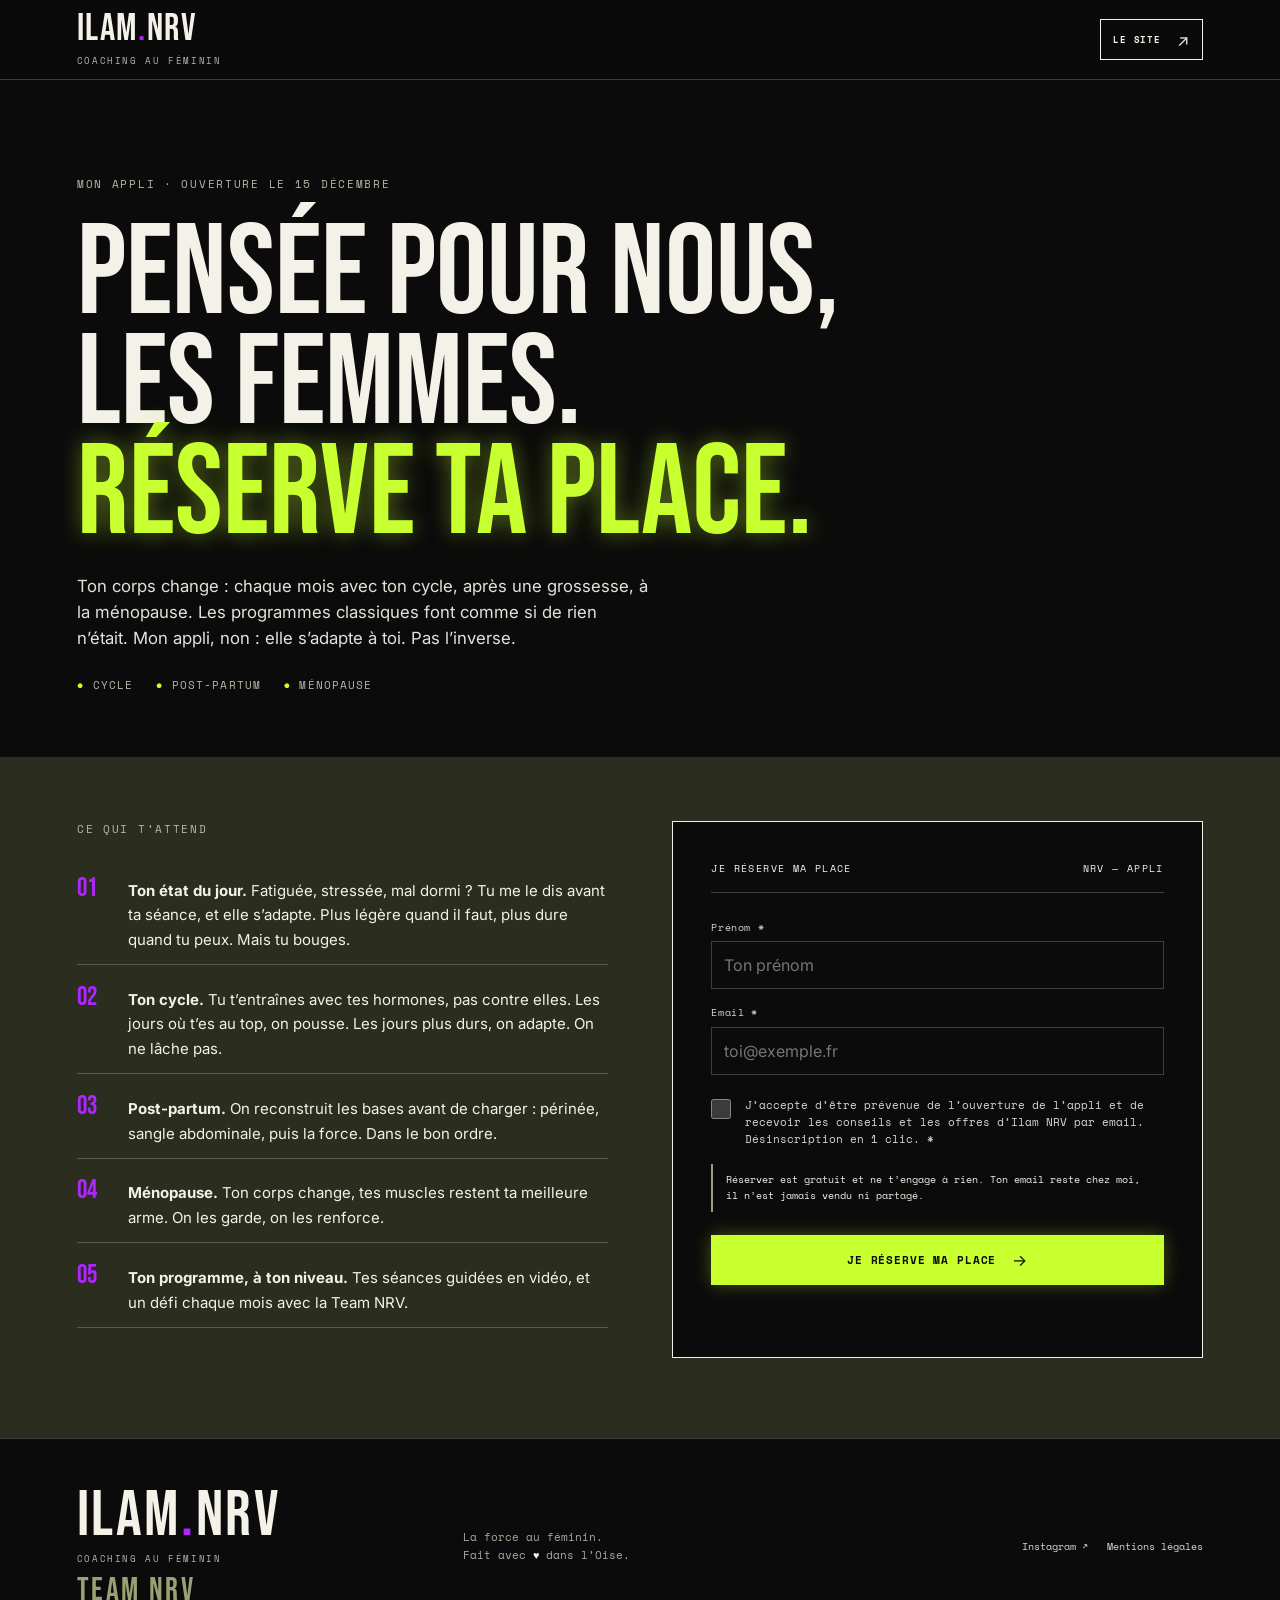
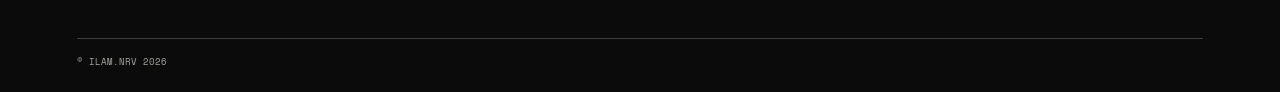
<file: appli.html>
<!doctype html>
<html lang="fr">
<head>
  <meta charset="utf-8">
  <meta name="viewport" content="width=device-width, initial-scale=1">
  <meta name="theme-color" content="#0b0b0b">
  <meta name="description" content="L’appli d’Ilam NRV, pensée pour nous, les femmes : cycle, post-partum, ménopause. Réserve ta place, ouverture le 15 décembre.">
  <title>Réserve ta place dans l’appli — ILAM.NRV</title>
  <link rel="icon" type="image/svg+xml" href="https://customer-assets-39nsmqrw.emergentagent.net/wingman/59fffc21-75c6-4daf-b62d-70c28192cab5/attachments/b3d185df51384b5f903a141d37451ae3_favicon.svg">
  <link rel="preconnect" href="https://fonts.googleapis.com">
  <link rel="preconnect" href="https://fonts.gstatic.com" crossorigin>
  <link href="https://fonts.googleapis.com/css2?family=Bebas+Neue&family=Inter:wght@400;500;600;700;800&family=Space+Mono:wght@400;700&display=swap" rel="stylesheet">
  <link rel="stylesheet" href="styles.css?v=8">
  <link rel="stylesheet" href="challenge.css?v=8">
  <link rel="stylesheet" href="leads.css?v=1">
  <script src="appli.js?v=1" defer></script>
  <script data-goatcounter="https://ilamnrv.goatcounter.com/count" async src="//gc.zgo.at/count.js"></script>
  <script src="track.js?v=1" defer></script>
</head>
<body class="challenge-page lm-page">
  <a class="skip-link" href="#main">Aller au contenu</a>
  <header class="site-header">
    <a class="brand" href="/" aria-label="ILAM.NRV, retour à l’accueil"><span>ILAM<span class="brand-dot">.</span>NRV</span><small>COACHING AU FÉMININ</small></a>
    <a class="button button-small" href="/">Le site <span aria-hidden="true">↗</span></a>
  </header>

  <main id="main">
    <section class="lm-hero section-dark" aria-labelledby="ap-title">
      <p class="eyebrow">MON APPLI · OUVERTURE LE 15 DÉCEMBRE</p>
      <h1 id="ap-title">PENSÉE POUR NOUS,<br>LES FEMMES.<br><span>RÉSERVE TA PLACE.</span></h1>
      <p class="lm-lead">Ton corps change : chaque mois avec ton cycle, après une grossesse, à la ménopause. Les programmes classiques font comme si de rien n’était. Mon appli, non : elle s’adapte à toi. Pas l’inverse.</p>
      <ul class="lm-meta"><li>Cycle</li><li>Post-partum</li><li>Ménopause</li></ul>
    </section>

    <section class="lm-body section-olive">
      <div class="lm-grid">
        <div>
          <p class="eyebrow">CE QUI T’ATTEND</p>
          <ol class="lm-preview">
            <li><span><strong>Ton état du jour.</strong> Fatiguée, stressée, mal dormi ? Tu me le dis avant ta séance, et elle s’adapte. Plus légère quand il faut, plus dure quand tu peux. Mais tu bouges.</span></li>
            <li><span><strong>Ton cycle.</strong> Tu t’entraînes avec tes hormones, pas contre elles. Les jours où t’es au top, on pousse. Les jours plus durs, on adapte. On ne lâche pas.</span></li>
            <li><span><strong>Post-partum.</strong> On reconstruit les bases avant de charger : périnée, sangle abdominale, puis la force. Dans le bon ordre.</span></li>
            <li><span><strong>Ménopause.</strong> Ton corps change, tes muscles restent ta meilleure arme. On les garde, on les renforce.</span></li>
            <li><span><strong>Ton programme, à ton niveau.</strong> Tes séances guidées en vidéo, et un défi chaque mois avec la Team NRV.</span></li>
          </ol>
        </div>

        <div>
          <form class="ch-card" id="ap-form" novalidate>
            <div class="form-heading"><span>JE RÉSERVE MA PLACE</span><span>NRV — APPLI</span></div>
            <label for="ap-name">Prénom *</label>
            <input id="ap-name" name="first_name" autocomplete="given-name" maxlength="40" required placeholder="Ton prénom">
            <label for="ap-email">Email *</label>
            <input id="ap-email" name="email" type="email" inputmode="email" autocomplete="email" maxlength="120" required placeholder="toi@exemple.fr">
            <label class="ch-consent"><input type="checkbox" id="ap-consent" required> <span>J’accepte d’être prévenue de l’ouverture de l’appli et de recevoir les conseils et les offres d’Ilam NRV par email. Désinscription en 1 clic. *</span></label>
            <p class="ch-privacy">Réserver est gratuit et ne t’engage à rien. Ton email reste chez moi, il n’est jamais vendu ni partagé.</p>
            <button class="button button-primary ch-submit" type="submit">Je réserve ma place <span aria-hidden="true">→</span></button>
            <p class="ch-status" id="ap-status" role="status" aria-live="polite"></p>
          </form>

          <div class="ch-card" id="ap-done" hidden>
            <div class="form-heading"><span>C’EST NOTÉ</span><span>NRV — APPLI</span></div>
            <p class="ch-hello" id="ap-hello">Ta place est réservée.</p>
            <p>Tu seras prévenue en premier à l’ouverture, le 15 décembre.</p>
            <p class="ch-privacy">Avec moi, t’as pas le choix. Et c’est exactement pour ça que tu vas y arriver.</p>
          </div>
        </div>
      </div>
    </section>
  </main>

  <footer class="site-footer ch-footer">
    <a class="brand footer-brand" href="/"><span>ILAM<span class="brand-dot">.</span>NRV</span><small>COACHING AU FÉMININ</small><strong>TEAM NRV</strong></a>
    <p>La force au féminin.<br>Fait avec <span role="img" aria-label="amour">♥</span> dans l’Oise.</p>
    <div class="footer-links"><a href="https://instagram.com/ilam.nrv" target="_blank" rel="noopener noreferrer">Instagram ↗</a><a href="/#mentions">Mentions légales</a></div>
    <small class="legal-copyright">© ILAM.NRV 2026</small>
  </footer>
</body>
</html>
</file>
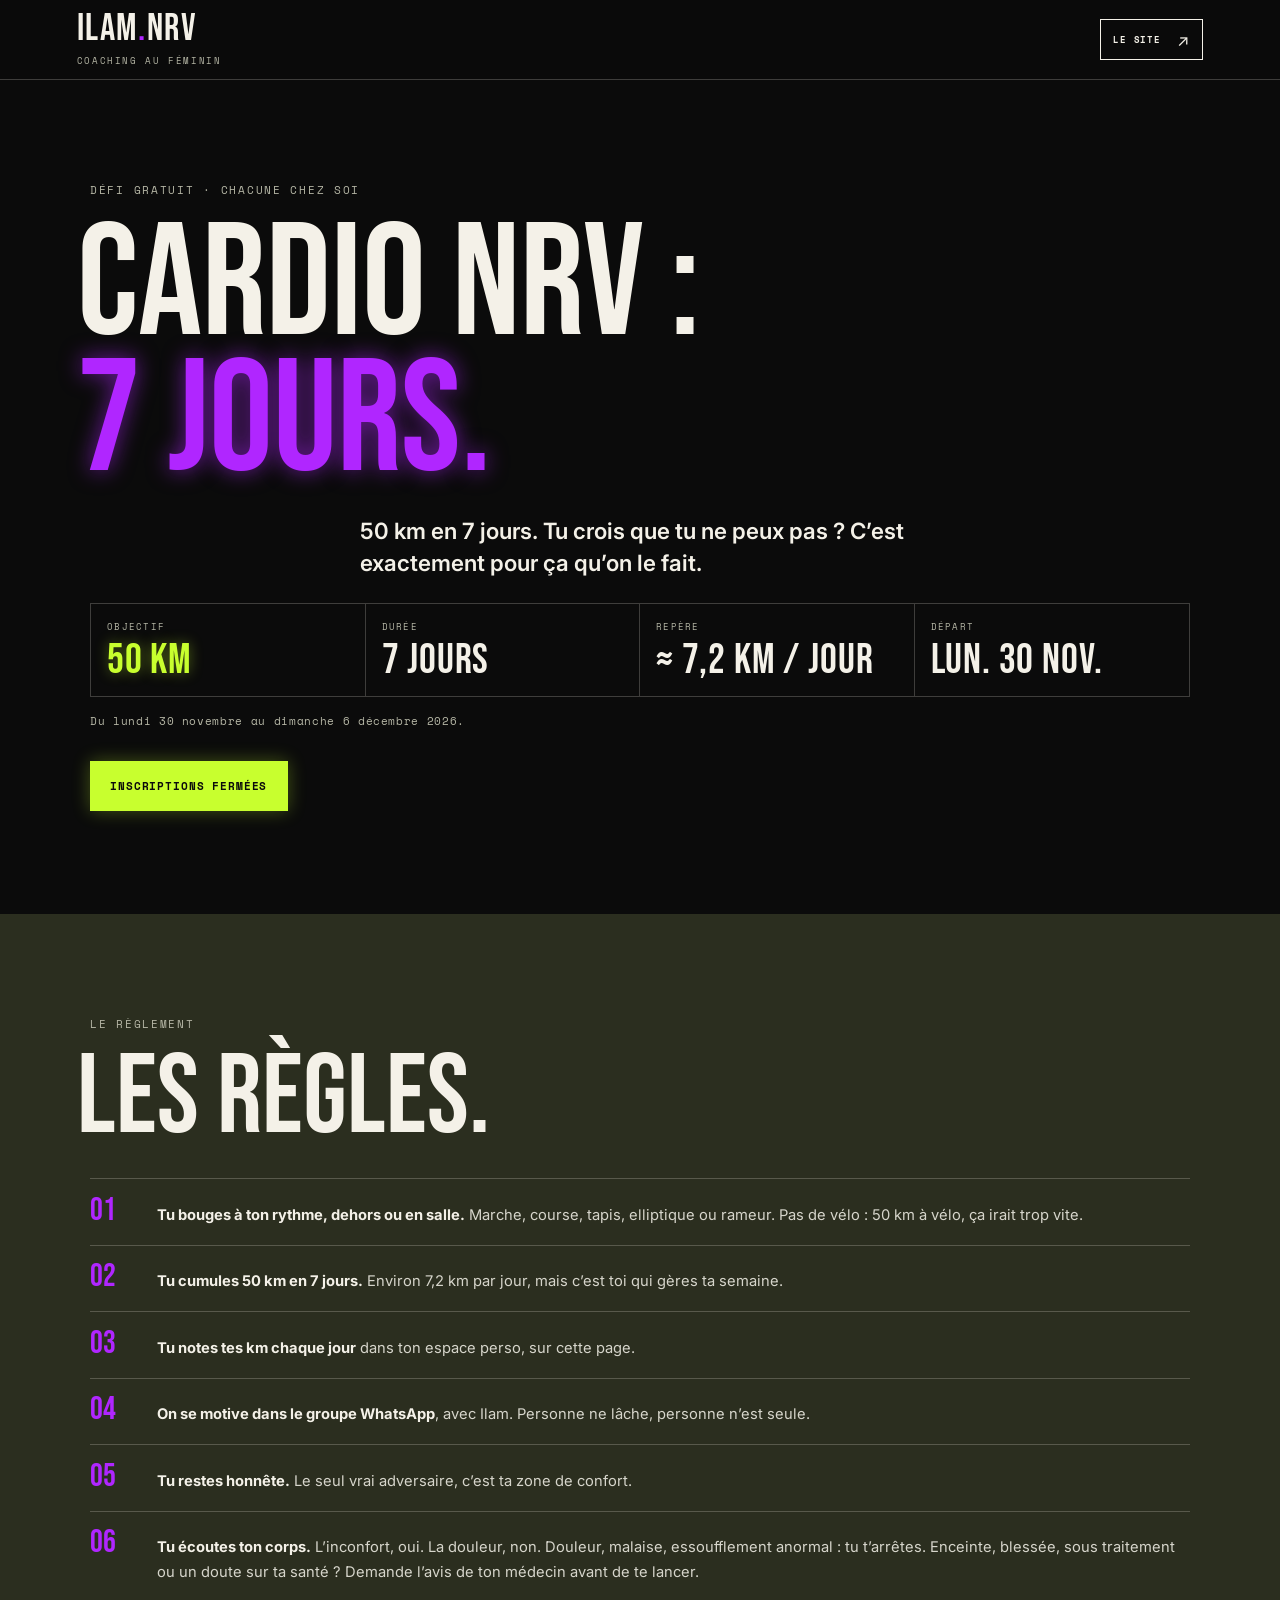
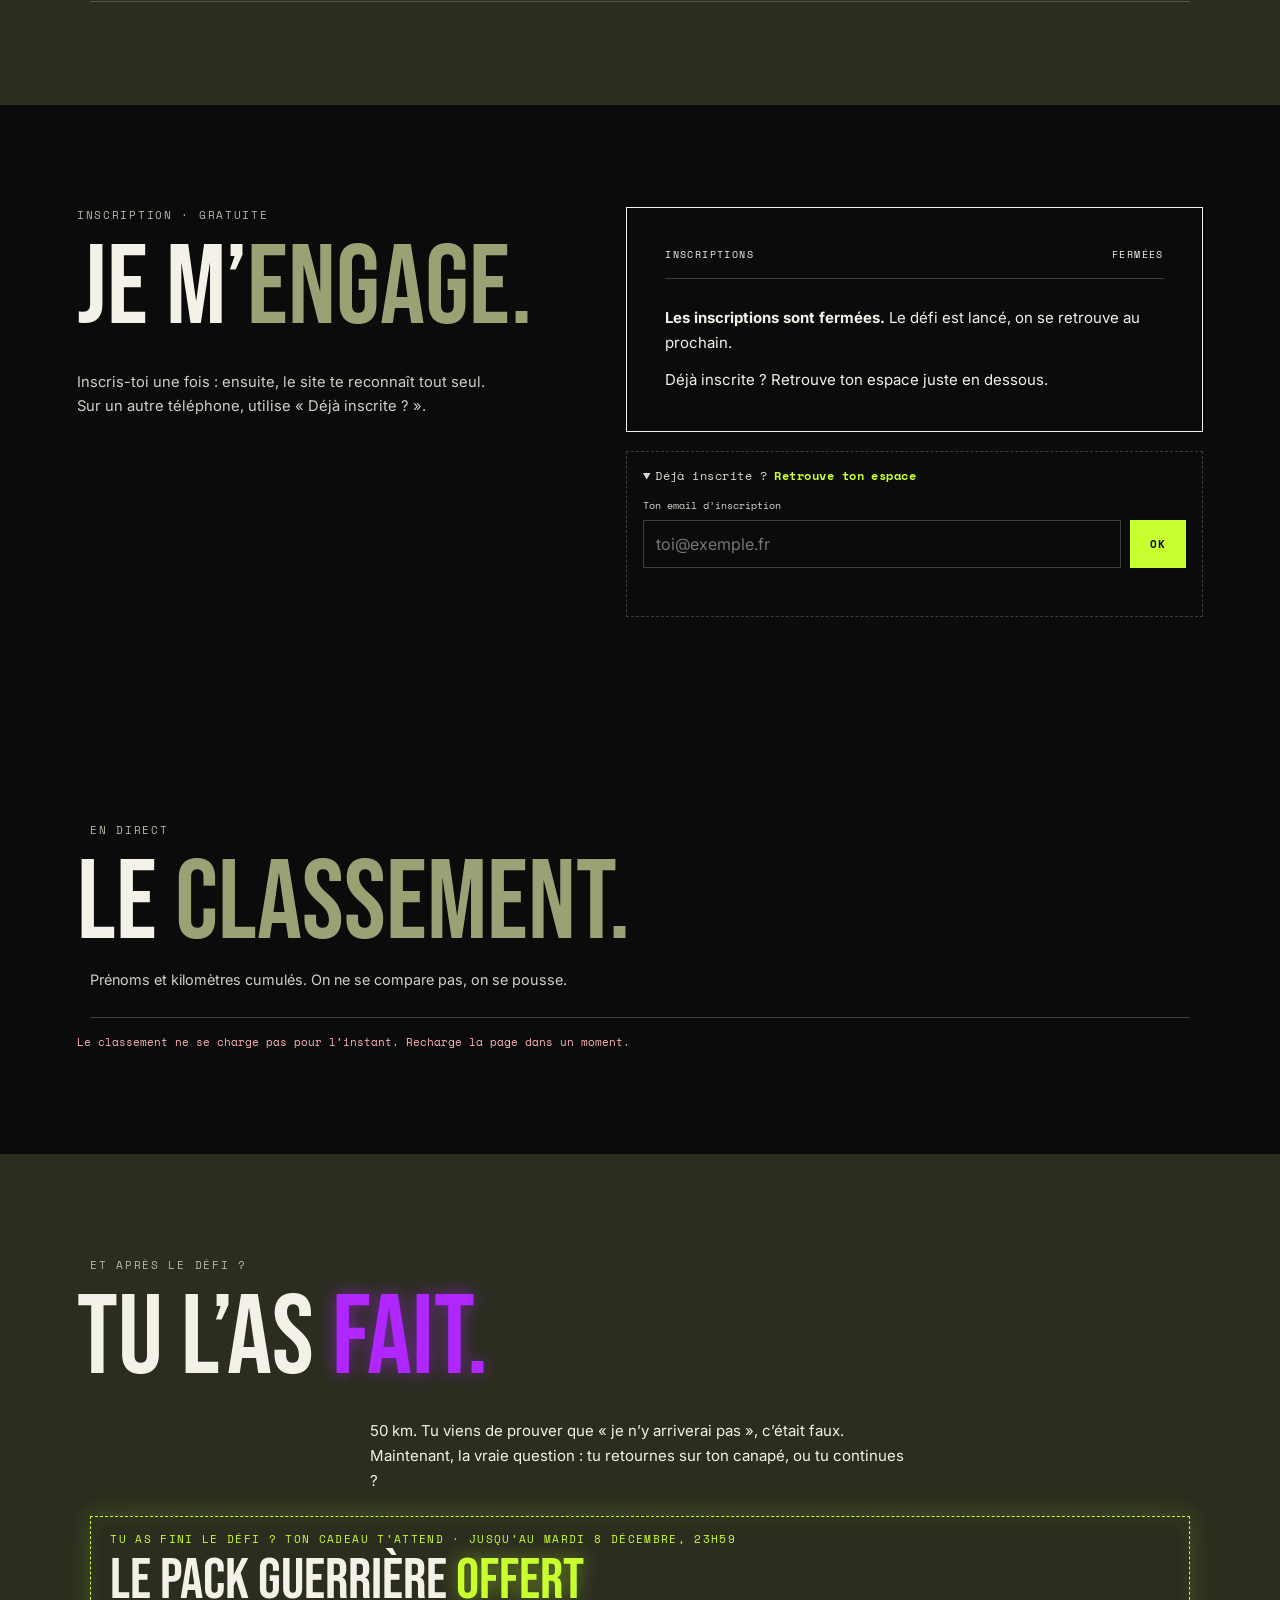
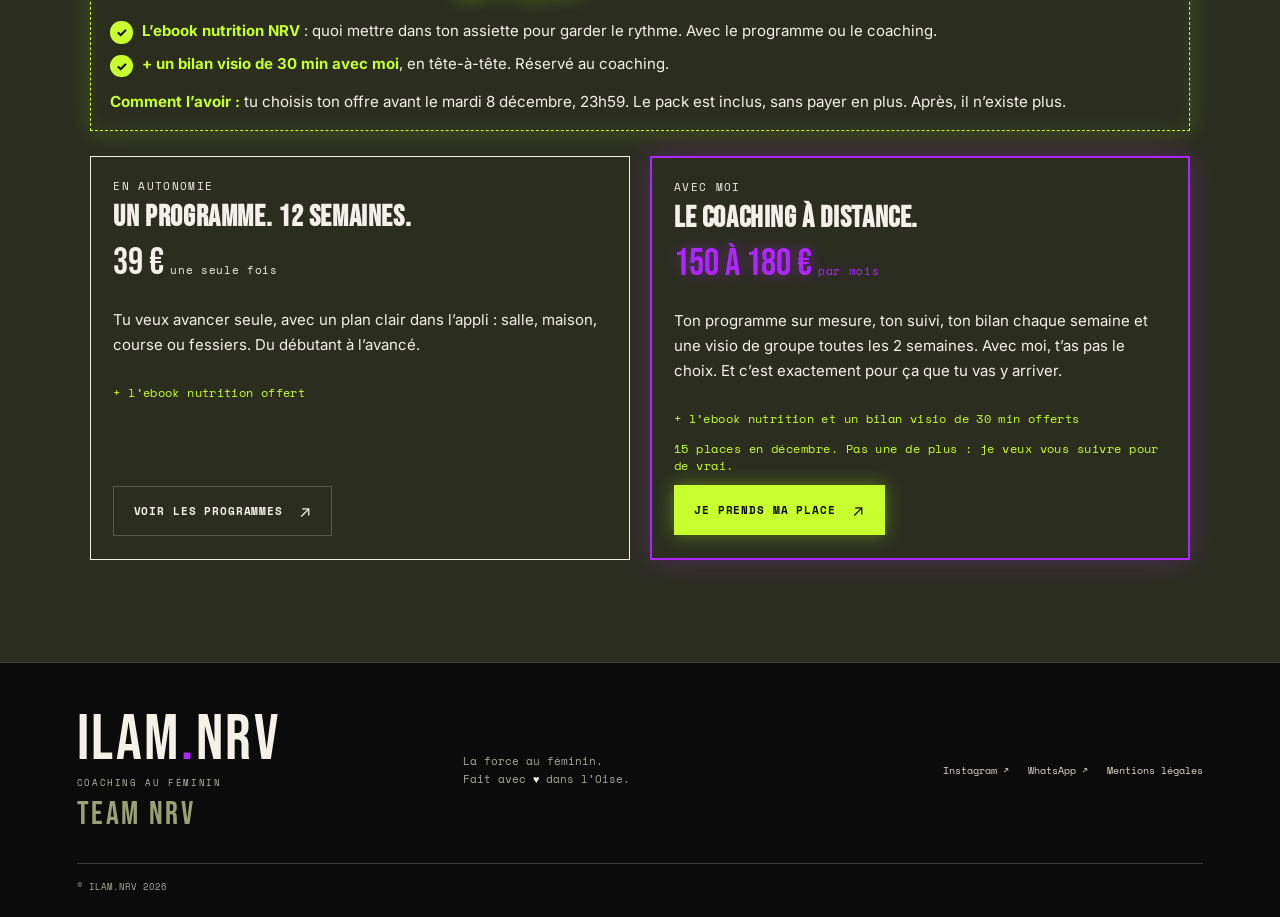
<file: challenge.html>
<!doctype html>
<html lang="fr">
<head>
  <meta charset="utf-8">
  <meta name="viewport" content="width=device-width, initial-scale=1">
  <meta name="robots" content="noindex">
  <meta name="theme-color" content="#0b0b0b">
  <meta name="description" content="CARDIO NRV : 7 JOURS. Le défi cardio gratuit d’Ilam : 50 km cumulés en 7 jours, chacune chez soi, du 30 novembre au 6 décembre 2026.">
  <title>CARDIO NRV : 7 JOURS — Défi gratuit ILAM.NRV</title>
  <link rel="icon" type="image/svg+xml" href="https://customer-assets-39nsmqrw.emergentagent.net/wingman/59fffc21-75c6-4daf-b62d-70c28192cab5/attachments/b3d185df51384b5f903a141d37451ae3_favicon.svg">
  <link rel="preconnect" href="https://fonts.googleapis.com">
  <link rel="preconnect" href="https://fonts.gstatic.com" crossorigin>
  <link href="https://fonts.googleapis.com/css2?family=Bebas+Neue&family=Inter:wght@400;500;600;700;800&family=Space+Mono:wght@400;700&display=swap" rel="stylesheet">
  <link rel="stylesheet" href="styles.css?v=8">
  <link rel="stylesheet" href="challenge.css?v=11">
  <script src="challenge.js?v=8" defer></script>
  <script src="medals.js?v=1" defer></script>
  <script data-goatcounter="https://ilamnrv.goatcounter.com/count" async src="//gc.zgo.at/count.js"></script>
  <script src="track.js?v=1" defer></script>
</head>
<body class="challenge-page">
  <a class="skip-link" href="#main">Aller au contenu</a>
  <header class="site-header">
    <a class="brand" href="/" aria-label="ILAM.NRV, retour à l’accueil"><span>ILAM<span class="brand-dot">.</span>NRV</span><small>COACHING AU FÉMININ</small></a>
    <a class="button button-small" href="/">Le site <span aria-hidden="true">↗</span></a>
  </header>

  <main id="main">
    <section class="ch-hero section-dark" aria-labelledby="ch-title">
      <p class="eyebrow">DÉFI GRATUIT · CHACUNE CHEZ SOI</p>
      <h1 id="ch-title">CARDIO NRV :<br><span>7 JOURS.</span></h1>
      <p class="ch-lead">50 km en 7 jours. Tu crois que tu ne peux pas ? C’est exactement pour ça qu’on le fait.</p>
      <dl class="ch-facts">
        <div><dt>OBJECTIF</dt><dd>50 KM</dd></div>
        <div><dt>DURÉE</dt><dd>7 JOURS</dd></div>
        <div><dt>REPÈRE</dt><dd>≈ 7,2 KM / JOUR</dd></div>
        <div><dt>DÉPART</dt><dd>LUN. 30 NOV.</dd></div>
      </dl>
      <p class="ch-dates">Du lundi 30 novembre au dimanche 6 décembre 2026.</p>
      <div class="ch-actions">
        <a class="button button-primary" href="#inscription" id="hero-cta">Je relève le défi <span aria-hidden="true">↓</span></a>
        <a class="button button-outline ch-wa-group" href="#" target="_blank" rel="noopener noreferrer" hidden>Rejoindre le groupe WhatsApp <span aria-hidden="true">↗</span></a>
      </div>
    </section>

    <section class="ch-rules section-olive" aria-labelledby="rules-title">
      <p class="eyebrow">LE RÈGLEMENT</p>
      <h2 id="rules-title" class="ch-h2">LES <span>RÈGLES.</span></h2>
      <ol class="ch-rule-list">
        <li><span class="ch-num">01</span><p><strong>Tu bouges à ton rythme, dehors ou en salle.</strong> Marche, course, tapis, elliptique ou rameur. Pas de vélo : 50 km à vélo, ça irait trop vite.</p></li>
        <li><span class="ch-num">02</span><p><strong>Tu cumules 50 km en 7 jours.</strong> Environ 7,2 km par jour, mais c’est toi qui gères ta semaine.</p></li>
        <li><span class="ch-num">03</span><p><strong>Tu notes tes km chaque jour</strong> dans ton espace perso, sur cette page.</p></li>
        <li><span class="ch-num">04</span><p><strong>On se motive dans le groupe WhatsApp</strong>, avec Ilam. Personne ne lâche, personne n’est seule.</p></li>
        <li><span class="ch-num">05</span><p><strong>Tu restes honnête.</strong> Le seul vrai adversaire, c’est ta zone de confort.</p></li>
        <li><span class="ch-num">06</span><p><strong>Tu écoutes ton corps.</strong> L’inconfort, oui. La douleur, non. Douleur, malaise, essoufflement anormal : tu t’arrêtes. Enceinte, blessée, sous traitement ou un doute sur ta santé ? Demande l’avis de ton médecin avant de te lancer.</p></li>
      </ol>
    </section>

    <section class="ch-join section-dark" id="inscription" aria-labelledby="join-title">
      <div class="ch-join-intro">
        <p class="eyebrow">INSCRIPTION · GRATUITE</p>
        <h2 id="join-title" class="ch-h2">JE M’<span>ENGAGE.</span></h2>
        <p class="ch-deadline" id="join-deadline"><strong>Inscriptions ouvertes jusqu’au lundi 30 novembre à minuit.</strong> Tu commences un peu après les autres ? Pas grave : chaque mètre compte.</p>
        <p>Inscris-toi une fois : ensuite, le site te reconnaît tout seul. Sur un autre téléphone, utilise « Déjà inscrite ? ».</p>
      </div>
      <div class="ch-join-forms">
      <form class="ch-card" id="join-form" novalidate>
        <div class="form-heading"><span>INSCRIPTION</span><span>NRV — CARDIO</span></div>
        <label for="j-name">Prénom *</label>
        <input id="j-name" name="first_name" autocomplete="given-name" maxlength="40" required placeholder="Ton prénom">
        <label for="j-email">Email *</label>
        <input id="j-email" name="email" type="email" inputmode="email" autocomplete="email" maxlength="120" required placeholder="toi@exemple.fr">
        <label for="j-wa">WhatsApp (facultatif)</label>
        <input id="j-wa" name="whatsapp" type="tel" inputmode="tel" autocomplete="tel" maxlength="20" placeholder="06 00 00 00 00">
        <label class="ch-consent"><input type="checkbox" id="j-consent" name="consent" required> <span>J’accepte que mes données servent à gérer le challenge : mails et messages du défi pendant 7 jours. *</span></label>
        <label class="ch-consent ch-consent-offers"><input type="checkbox" id="j-offers" name="consent_offers"> <span>J’accepte de recevoir par email les conseils et les offres d’Ilam NRV, y compris après le défi. Désinscription en 1 clic. (Facultatif)</span></label>
        <p class="ch-privacy">Seul ton prénom apparaît dans le classement, jamais ton nom de famille ni ton email.</p>
        <button class="button button-primary ch-submit" type="submit">Je m’inscris <span aria-hidden="true">↗</span></button>
        <p class="ch-status" id="join-status" role="status" aria-live="polite"></p>
      </form>
      <div class="ch-card ch-closed" id="join-closed" hidden>
        <div class="form-heading"><span>INSCRIPTIONS</span><span>FERMÉES</span></div>
        <p><strong>Les inscriptions sont fermées.</strong> Le défi est lancé, on se retrouve au prochain.</p>
        <p>Déjà inscrite ? Retrouve ton espace juste en dessous.</p>
      </div>

      <details class="ch-recover">
        <summary>Déjà inscrite ? <strong>Retrouve ton espace</strong></summary>
        <form id="recover-form" class="ch-recover-form" novalidate>
          <label for="r-email">Ton email d’inscription</label>
          <div class="ch-recover-row">
            <input id="r-email" type="email" inputmode="email" autocomplete="email" maxlength="120" required placeholder="toi@exemple.fr">
            <button class="button button-primary" type="submit">OK</button>
          </div>
          <p class="ch-status" id="recover-status" role="status" aria-live="polite"></p>
        </form>
      </details>
      </div>
    </section>

    <section class="ch-space section-olive" id="espace" aria-labelledby="space-title" hidden>
      <p class="eyebrow">ESPACE PERSO</p>
      <h2 id="space-title" class="ch-h2">TES <span>KM.</span></h2>
      <p class="ch-hello" id="space-hello"></p>

      <div class="ch-progress-block">
        <p class="ch-total"><span id="my-total">0</span> <small>/ 50 KM</small></p>
        <div class="ch-progress" role="progressbar" aria-label="Progression vers 50 km" aria-valuemin="0" aria-valuemax="50" aria-valuenow="0" id="my-progress"><div class="ch-progress-fill" id="my-progress-fill"></div></div>
        <p class="ch-progress-note" id="my-progress-note">Chaque kilomètre compte.</p>
      </div>

      <div class="ch-medals" aria-labelledby="medals-title">
        <p class="ch-link-title" id="medals-title">TES MÉDAILLES</p>
        <p class="ch-link-help"><strong>Poste ta victoire : tu dois la célébrer !</strong> Chaque médaille débloquée se partage en story. Mentionne @ilam.nrv, je repartage les plus belles.</p>
        <div class="ch-medal-grid" id="medal-grid"></div>
        <div class="ch-level2" id="level2" aria-live="polite"></div>
      </div>

      <p class="ch-lock" id="km-lock" hidden>La saisie des km ouvre le lundi 30 novembre. Prépare-toi.</p>
      <ol class="ch-days" id="km-days" aria-label="Tes kilomètres par jour"></ol>

      <div class="ch-link-box">
        <p class="ch-link-title">TON LIEN PERSONNEL</p>
        <p class="ch-link-help">Garde-le pour toi : il te permet de retrouver ton espace sur un autre téléphone.</p>
        <div class="ch-link-row">
          <input id="my-link" readonly aria-label="Ton lien personnel">
          <button class="button button-small" type="button" id="copy-link">Copier</button>
        </div>
        <p class="ch-status" id="copy-status" role="status" aria-live="polite"></p>
      </div>
      <div class="ch-actions">
        <a class="button button-primary ch-wa-group" href="#" target="_blank" rel="noopener noreferrer" hidden>Groupe WhatsApp <span aria-hidden="true">↗</span></a>
        <button class="text-link ch-logout" type="button" id="logout">Ce n’est pas moi, me déconnecter</button>
      </div>
    </section>

    <section class="ch-board section-dark" id="classement" aria-labelledby="board-title">
      <p class="eyebrow">EN DIRECT</p>
      <h2 id="board-title" class="ch-h2">LE <span>CLASSEMENT.</span></h2>
      <p class="ch-board-intro">Prénoms et kilomètres cumulés. On ne se compare pas, on se pousse.</p>
      <ol class="ch-board-list" id="board-list" aria-label="Classement des participantes"></ol>
      <p class="ch-status" id="board-status" role="status" aria-live="polite"></p>
    </section>

    <section class="ch-next section-olive" id="et-apres" aria-labelledby="next-title" hidden>
      <p class="eyebrow">ET APRÈS LE DÉFI ?</p>
      <h2 id="next-title" class="ch-h2">TU L’AS <span>FAIT.</span></h2>
      <p class="ch-next-lead">50 km. Tu viens de prouver que « je n’y arriverai pas », c’était faux. Maintenant, la vraie question : tu retournes sur ton canapé, ou tu continues ?</p>
      <div class="ch-pack">
        <p class="ch-offer-tag">TU AS FINI LE DÉFI ? TON CADEAU T’ATTEND · JUSQU’AU MARDI 8 DÉCEMBRE, 23H59</p>
        <h3 class="ch-pack-title">LE PACK GUERRIÈRE <span>OFFERT</span></h3>
        <ul class="ch-pack-list">
          <li><strong>L’ebook nutrition NRV</strong> : quoi mettre dans ton assiette pour garder le rythme. Avec le programme ou le coaching.</li>
          <li><strong>+ un bilan visio de 30 min avec moi</strong>, en tête-à-tête. Réservé au coaching.</li>
        </ul>
        <p class="ch-pack-how"><strong>Comment l’avoir :</strong> tu choisis ton offre avant le mardi 8 décembre, 23h59. Le pack est inclus, sans payer en plus. Après, il n’existe plus.</p>
      </div>
      <div class="ch-offers">
        <article class="ch-offer">
          <p class="ch-offer-tag">EN AUTONOMIE</p>
          <h3>UN PROGRAMME. 12 SEMAINES.</h3>
          <p class="ch-offer-price">39 € <small>une seule fois</small></p>
          <p>Tu veux avancer seule, avec un plan clair dans l’appli : salle, maison, course ou fessiers. Du débutant à l’avancé.</p>
          <p class="ch-offer-bonus">+ l’ebook nutrition offert</p>
          <a class="button button-outline" href="https://find.ekklo.com/coachs/ilam-nrv" target="_blank" rel="noopener noreferrer">Voir les programmes <span aria-hidden="true">↗</span></a>
        </article>
        <article class="ch-offer is-main">
          <p class="ch-offer-tag">AVEC MOI</p>
          <h3>LE COACHING À DISTANCE.</h3>
          <p class="ch-offer-price">150 à 180 € <small>par mois</small></p>
          <p>Ton programme sur mesure, ton suivi, ton bilan chaque semaine et une visio de groupe toutes les 2 semaines. Avec moi, t’as pas le choix. Et c’est exactement pour ça que tu vas y arriver.</p>
          <p class="ch-offer-bonus">+ l’ebook nutrition et un bilan visio de 30 min offerts</p>
          <p class="ch-places">15 places en décembre. Pas une de plus : je veux vous suivre pour de vrai.</p>
          <a class="button button-primary" href="/#contact">Je prends ma place <span aria-hidden="true">↗</span></a>
        </article>
      </div>
    </section>
  </main>

  <footer class="site-footer ch-footer">
    <a class="brand footer-brand" href="/"><span>ILAM<span class="brand-dot">.</span>NRV</span><small>COACHING AU FÉMININ</small><strong>TEAM NRV</strong></a>
    <p>La force au féminin.<br>Fait avec <span role="img" aria-label="amour">♥</span> dans l’Oise.</p>
    <div class="footer-links"><a href="https://instagram.com/ilam.nrv" target="_blank" rel="noopener noreferrer">Instagram ↗</a><a href="https://wa.me/33601022268" target="_blank" rel="noopener noreferrer">WhatsApp ↗</a><a href="/#mentions">Mentions légales</a></div>
    <small class="legal-copyright">© ILAM.NRV 2026</small>
  </footer>
</body>
</html>
</file>
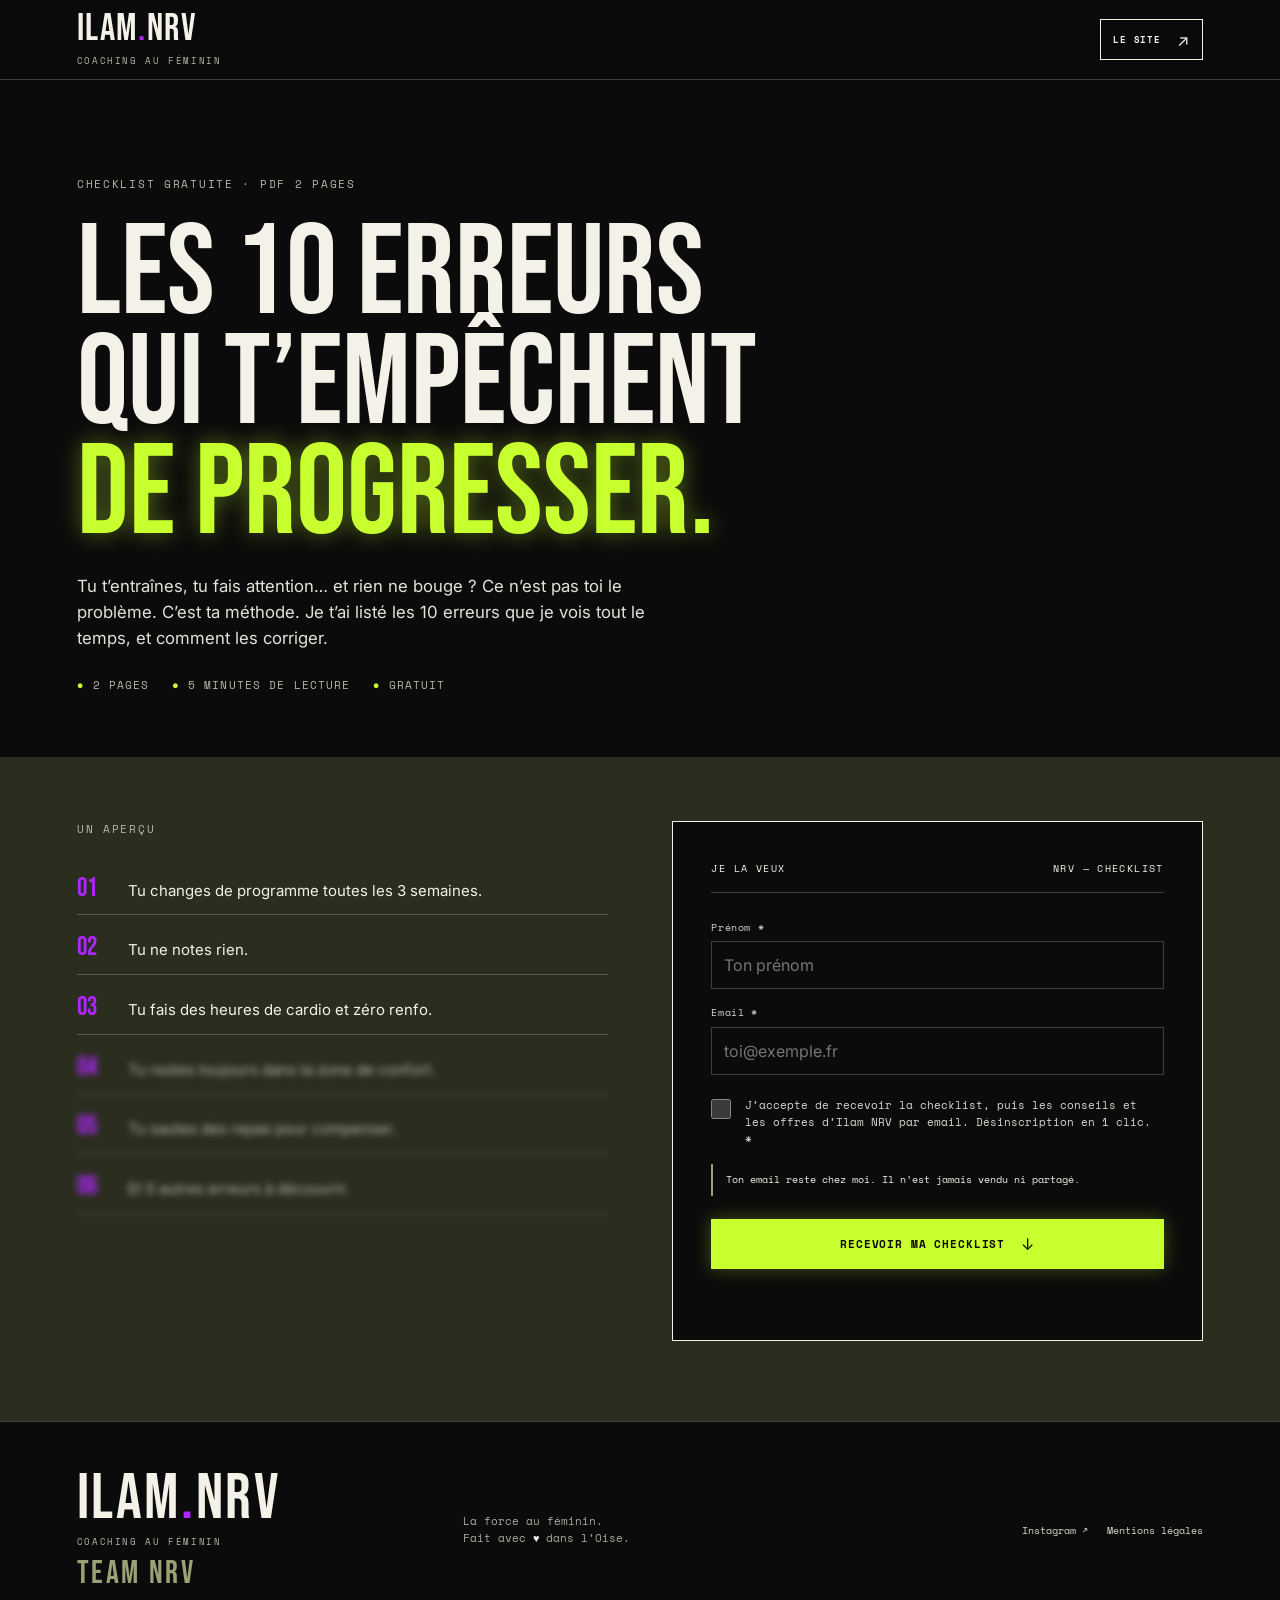
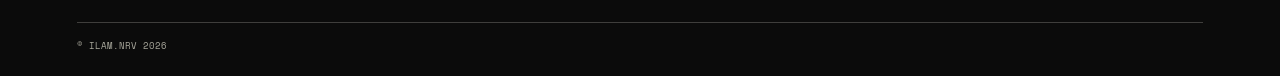
<file: dix-erreurs.html>
<!doctype html>
<html lang="fr">
<head>
  <meta charset="utf-8">
  <meta name="viewport" content="width=device-width, initial-scale=1">
  <meta name="theme-color" content="#0b0b0b">
  <meta name="description" content="Checklist gratuite d’Ilam NRV : les 10 erreurs qui t’empêchent de progresser, et comment les corriger.">
  <title>Les 10 erreurs qui t’empêchent de progresser — ILAM.NRV</title>
  <link rel="icon" type="image/svg+xml" href="https://customer-assets-39nsmqrw.emergentagent.net/wingman/59fffc21-75c6-4daf-b62d-70c28192cab5/attachments/b3d185df51384b5f903a141d37451ae3_favicon.svg">
  <link rel="preconnect" href="https://fonts.googleapis.com">
  <link rel="preconnect" href="https://fonts.gstatic.com" crossorigin>
  <link href="https://fonts.googleapis.com/css2?family=Bebas+Neue&family=Inter:wght@400;500;600;700;800&family=Space+Mono:wght@400;700&display=swap" rel="stylesheet">
  <link rel="stylesheet" href="styles.css?v=8">
  <link rel="stylesheet" href="challenge.css?v=8">
  <link rel="stylesheet" href="leads.css?v=1">
  <script src="checklist.js?v=1" defer></script>
  <script data-goatcounter="https://ilamnrv.goatcounter.com/count" async src="//gc.zgo.at/count.js"></script>
  <script src="track.js?v=1" defer></script>
</head>
<body class="challenge-page lm-page">
  <a class="skip-link" href="#main">Aller au contenu</a>
  <header class="site-header">
    <a class="brand" href="/" aria-label="ILAM.NRV, retour à l’accueil"><span>ILAM<span class="brand-dot">.</span>NRV</span><small>COACHING AU FÉMININ</small></a>
    <a class="button button-small" href="/">Le site <span aria-hidden="true">↗</span></a>
  </header>

  <main id="main">
    <section class="lm-hero section-dark" aria-labelledby="ck-title">
      <p class="eyebrow">CHECKLIST GRATUITE · PDF 2 PAGES</p>
      <h1 id="ck-title">LES 10 ERREURS<br>QUI T’EMPÊCHENT<br><span>DE PROGRESSER.</span></h1>
      <p class="lm-lead">Tu t’entraînes, tu fais attention… et rien ne bouge ? Ce n’est pas toi le problème. C’est ta méthode. Je t’ai listé les 10 erreurs que je vois tout le temps, et comment les corriger.</p>
      <ul class="lm-meta"><li>2 pages</li><li>5 minutes de lecture</li><li>Gratuit</li></ul>
    </section>

    <section class="lm-body section-olive">
      <div class="lm-grid">
        <div>
          <p class="eyebrow">UN APERÇU</p>
          <ol class="lm-preview">
            <li>Tu changes de programme toutes les 3 semaines.</li>
            <li>Tu ne notes rien.</li>
            <li>Tu fais des heures de cardio et zéro renfo.</li>
            <li class="is-locked" aria-hidden="true">Tu restes toujours dans ta zone de confort.</li>
            <li class="is-locked" aria-hidden="true">Tu sautes des repas pour compenser.</li>
            <li class="is-locked" aria-hidden="true">Et 5 autres erreurs à découvrir.</li>
          </ol>
        </div>

        <div>
          <form class="ch-card" id="ck-form" novalidate>
            <div class="form-heading"><span>JE LA VEUX</span><span>NRV — CHECKLIST</span></div>
            <label for="ck-name">Prénom *</label>
            <input id="ck-name" name="first_name" autocomplete="given-name" maxlength="40" required placeholder="Ton prénom">
            <label for="ck-email">Email *</label>
            <input id="ck-email" name="email" type="email" inputmode="email" autocomplete="email" maxlength="120" required placeholder="toi@exemple.fr">
            <label class="ch-consent"><input type="checkbox" id="ck-consent" required> <span>J’accepte de recevoir la checklist, puis les conseils et les offres d’Ilam NRV par email. Désinscription en 1 clic. *</span></label>
            <p class="ch-privacy">Ton email reste chez moi. Il n’est jamais vendu ni partagé.</p>
            <button class="button button-primary ch-submit" type="submit">Recevoir ma checklist <span aria-hidden="true">↓</span></button>
            <p class="ch-status" id="ck-status" role="status" aria-live="polite"></p>
          </form>

          <div class="ch-card" id="ck-done" hidden>
            <div class="form-heading"><span>C’EST À TOI</span><span>NRV — CHECKLIST</span></div>
            <p class="ch-hello" id="ck-hello">Voilà ta checklist.</p>
            <p>Lis-la, et coche chaque erreur dans laquelle tu te reconnais. Sois honnête : personne ne regarde.</p>
            <div class="lm-download"><a class="button button-primary ch-submit" href="cadeaux/10-erreurs-ilam-nrv.pdf" download>Télécharger le PDF <span aria-hidden="true">↓</span></a></div>
            <p class="ch-privacy">Tu la reçois aussi par email. Pas encore sûre de ton programme ? <a href="quiz.html">Fais le quiz</a>.</p>
          </div>
        </div>
      </div>
    </section>
  </main>

  <footer class="site-footer ch-footer">
    <a class="brand footer-brand" href="/"><span>ILAM<span class="brand-dot">.</span>NRV</span><small>COACHING AU FÉMININ</small><strong>TEAM NRV</strong></a>
    <p>La force au féminin.<br>Fait avec <span role="img" aria-label="amour">♥</span> dans l’Oise.</p>
    <div class="footer-links"><a href="https://instagram.com/ilam.nrv" target="_blank" rel="noopener noreferrer">Instagram ↗</a><a href="/#mentions">Mentions légales</a></div>
    <small class="legal-copyright">© ILAM.NRV 2026</small>
  </footer>
</body>
</html>
</file>
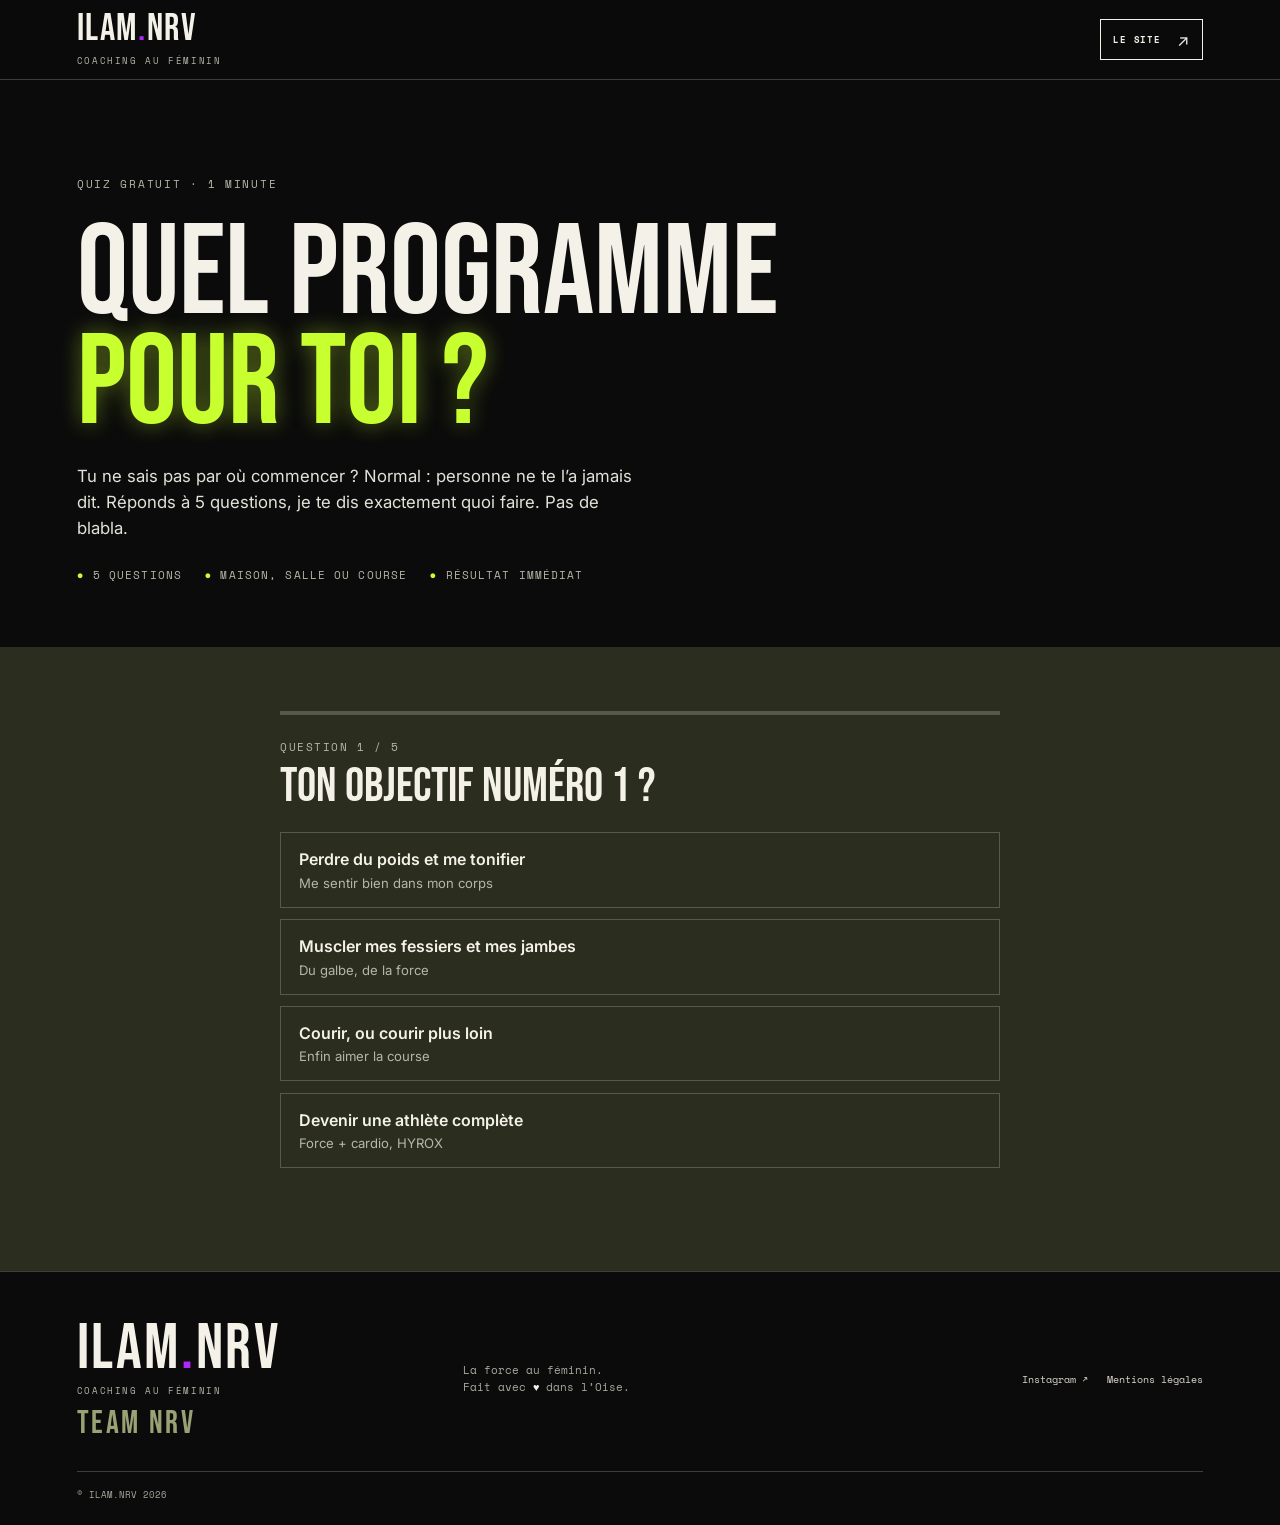
<file: quiz.html>
<!doctype html>
<html lang="fr">
<head>
  <meta charset="utf-8">
  <meta name="viewport" content="width=device-width, initial-scale=1">
  <meta name="theme-color" content="#0b0b0b">
  <meta name="description" content="Quel programme est fait pour toi ? 5 questions, 1 minute, et Ilam NRV te dit par où commencer : maison, salle, course ou hybride.">
  <title>Quel programme pour toi ? — Quiz ILAM.NRV</title>
  <link rel="icon" type="image/svg+xml" href="https://customer-assets-39nsmqrw.emergentagent.net/wingman/59fffc21-75c6-4daf-b62d-70c28192cab5/attachments/b3d185df51384b5f903a141d37451ae3_favicon.svg">
  <link rel="preconnect" href="https://fonts.googleapis.com">
  <link rel="preconnect" href="https://fonts.gstatic.com" crossorigin>
  <link href="https://fonts.googleapis.com/css2?family=Bebas+Neue&family=Inter:wght@400;500;600;700;800&family=Space+Mono:wght@400;700&display=swap" rel="stylesheet">
  <link rel="stylesheet" href="styles.css?v=8">
  <link rel="stylesheet" href="challenge.css?v=8">
  <link rel="stylesheet" href="leads.css?v=1">
  <script src="quiz.js?v=1" defer></script>
  <script data-goatcounter="https://ilamnrv.goatcounter.com/count" async src="//gc.zgo.at/count.js"></script>
  <script src="track.js?v=1" defer></script>
</head>
<body class="challenge-page lm-page">
  <a class="skip-link" href="#main">Aller au contenu</a>
  <header class="site-header">
    <a class="brand" href="/" aria-label="ILAM.NRV, retour à l’accueil"><span>ILAM<span class="brand-dot">.</span>NRV</span><small>COACHING AU FÉMININ</small></a>
    <a class="button button-small" href="/">Le site <span aria-hidden="true">↗</span></a>
  </header>

  <main id="main">
    <section class="lm-hero section-dark" aria-labelledby="qz-title">
      <p class="eyebrow">QUIZ GRATUIT · 1 MINUTE</p>
      <h1 id="qz-title">QUEL PROGRAMME<br><span>POUR TOI ?</span></h1>
      <p class="lm-lead">Tu ne sais pas par où commencer ? Normal : personne ne te l’a jamais dit. Réponds à 5 questions, je te dis exactement quoi faire. Pas de blabla.</p>
      <ul class="lm-meta"><li>5 questions</li><li>Maison, salle ou course</li><li>Résultat immédiat</li></ul>
    </section>

    <section class="lm-body section-olive" aria-live="polite">
      <div class="lm-wrap">
        <div class="qz-progress" aria-hidden="true"><span id="qz-bar"></span></div>

        <div id="qz-questions">
          <p class="qz-step" id="qz-step">QUESTION 1 / 5</p>
          <h2 class="qz-q" id="qz-q" tabindex="-1">Ton objectif numéro 1 ?</h2>
          <div class="qz-options" id="qz-options" role="group" aria-labelledby="qz-q"></div>
          <div class="qz-nav"><button class="qz-back" type="button" id="qz-back" hidden>← Retour</button></div>
        </div>

        <form class="ch-card" id="qz-form" novalidate hidden>
          <div class="form-heading"><span>TON RÉSULTAT EST PRÊT</span><span>NRV — QUIZ</span></div>
          <p class="ch-hello">Dis-moi où te l’envoyer : tu le vois tout de suite, et tu le reçois aussi par email avec mes conseils pour bien démarrer.</p>
          <label for="qz-name">Prénom *</label>
          <input id="qz-name" name="first_name" autocomplete="given-name" maxlength="40" required placeholder="Ton prénom">
          <label for="qz-email">Email *</label>
          <input id="qz-email" name="email" type="email" inputmode="email" autocomplete="email" maxlength="120" required placeholder="toi@exemple.fr">
          <label class="ch-consent"><input type="checkbox" id="qz-consent" required> <span>J’accepte de recevoir mon résultat, puis les conseils et les offres d’Ilam NRV par email. Désinscription en 1 clic. *</span></label>
          <p class="ch-privacy">Ton email reste chez moi. Il n’est jamais vendu ni partagé.</p>
          <button class="button button-primary ch-submit" type="submit">Voir mon programme <span aria-hidden="true">↗</span></button>
          <p class="ch-status" id="qz-status" role="status"></p>
        </form>

        <div id="qz-result" hidden></div>
      </div>
    </section>
  </main>

  <footer class="site-footer ch-footer">
    <a class="brand footer-brand" href="/"><span>ILAM<span class="brand-dot">.</span>NRV</span><small>COACHING AU FÉMININ</small><strong>TEAM NRV</strong></a>
    <p>La force au féminin.<br>Fait avec <span role="img" aria-label="amour">♥</span> dans l’Oise.</p>
    <div class="footer-links"><a href="https://instagram.com/ilam.nrv" target="_blank" rel="noopener noreferrer">Instagram ↗</a><a href="/#mentions">Mentions légales</a></div>
    <small class="legal-copyright">© ILAM.NRV 2026</small>
  </footer>
</body>
</html>
</file>
<file: styles.css>
:root {
  color-scheme: dark;
  --black: #0b0b0b;
  --olive-deep: #2b2e1f;
  --olive: #4a4f33;
  --khaki: #9aa174;
  --paper: #f4f1e8;
  --muted: #b6b7a6;
  --line: rgba(244, 241, 232, .22);
  --violet: #b026ff;
  --display: "Bebas Neue", Impact, sans-serif;
  --mono: "Space Mono", monospace;
  --sans: "Inter", Arial, sans-serif;
  --gutter: clamp(1.25rem, 6vw, 7.5rem);
}

* { box-sizing: border-box; }
html { scroll-behavior: smooth; scroll-padding-top: 84px; }
body { margin: 0; background: var(--black); color: var(--paper); font: 15px/1.65 var(--sans); }
a { color: inherit; text-decoration: none; }
button, input, select, textarea { font: inherit; }
:focus-visible { outline: 2px solid var(--violet); outline-offset: 4px; }
.skip-link { position: absolute; z-index: 100; left: 1rem; top: -5rem; padding: .8rem 1rem; background: var(--paper); color: var(--black); }
.skip-link:focus { top: 1rem; }
.site-header { min-height: 80px; position: sticky; top: 0; z-index: 20; display: flex; align-items: center; justify-content: space-between; gap: 2rem; padding: .75rem var(--gutter); background: rgba(11,11,11,.97); border-bottom: 1px solid var(--line); }
.brand { display: flex; flex-direction: column; line-height: 1; flex: none; }
.brand > span { font: 2rem/.9 var(--display); letter-spacing: .04em; }
.brand-dot { color: var(--violet); }
.brand small { margin-top: .45rem; color: var(--muted); font: .56rem var(--mono); letter-spacing: .16em; }
.main-nav { display: flex; align-items: center; justify-content: flex-end; gap: clamp(.7rem, 1.5vw, 1.5rem); }
.main-nav > a:not(.button) { color: #deddd5; font: .62rem var(--mono); letter-spacing: .08em; text-transform: uppercase; }
.main-nav > a:not(.button):hover, .footer-links a:hover { color: var(--violet); }
.menu-toggle { display: none; }
.button { display: inline-flex; align-items: center; justify-content: center; gap: 1rem; min-height: 50px; padding: .85rem 1.2rem; border: 1px solid var(--paper); background: transparent; color: var(--paper); font: 700 .67rem var(--mono); letter-spacing: .08em; text-align: center; text-transform: uppercase; }
.button span { font: 1rem var(--sans); }
.button:hover { background: var(--paper); color: var(--black); }
.button-small { min-height: 40px; padding: .6rem .8rem; font-size: .58rem; }
.button-primary { border-color: var(--khaki); background: var(--khaki); color: var(--black); }
.button-primary:hover { border-color: var(--paper); background: var(--paper); color: var(--black); }
.button-outline { border-color: var(--line); }
.button-dark { border-color: var(--black); background: var(--black); color: var(--paper); }
.section-dark { background: var(--black); }
.section-olive { background: var(--olive-deep); }
.section-pad { padding: clamp(5rem, 9vw, 9rem) var(--gutter); }
.eyebrow { margin: 0 0 1.75rem; color: var(--muted); font: .67rem var(--mono); letter-spacing: .16em; text-transform: uppercase; }
.index-number { display: inline-block; margin-right: .8rem; color: var(--violet); }
.hero { position: relative; display: grid; grid-template-columns: 1fr .88fr; align-items: center; gap: clamp(2rem, 7vw, 7rem); min-height: min(780px, calc(100vh - 80px)); padding: clamp(4rem, 8vh, 7rem) var(--gutter) 5rem; }
.hero-copy { max-width: 650px; }
.hero h1, .section-heading h2, .studio h2, .about h2, .team h2, .contact h2 { margin: 0; font: clamp(6rem, 12vw, 11rem)/.83 var(--display); letter-spacing: .005em; text-transform: uppercase; }
.hero h1 span { color: var(--violet); }
.section-heading h2, .studio h2, .about h2, .contact h2 { font-size: clamp(4.5rem, 8vw, 8rem); }
.section-heading h2 span, .studio h2 span, .about h2 span, .team h2 span, .contact h2 span { color: var(--paper); }
.hero-lead { margin: 2.2rem 0 .65rem; font-size: clamp(1.1rem, 2vw, 1.5rem); font-weight: 600; }
.hero-lead em { color: var(--paper); font-style: normal; }
.hero-text { max-width: 440px; margin: .5rem 0 1.8rem; color: #c6c6bd; font-size: .9rem; }
.hero-actions { display: flex; align-items: center; gap: 1.5rem; flex-wrap: wrap; }
.text-link { border-bottom: 1px solid var(--violet); padding: 0 0 .35rem; font: .65rem var(--mono); letter-spacing: .1em; text-transform: uppercase; }
.text-link span { margin-left: .5rem; color: var(--violet); }
.hero-note { display: flex; align-items: center; gap: 1rem; margin-top: 2.7rem; color: var(--muted); font: .66rem/1.6 var(--mono); }
.stamp { display: inline-block; border: 1px solid var(--paper); padding: .5rem .7rem; color: var(--paper); font-weight: 700; letter-spacing: .1em; }
.hero-visual { display: grid; grid-template-rows: auto minmax(0, 1fr) auto; gap: .7rem; width: 100%; max-width: 520px; height: min(68vh, 650px); min-height: 440px; justify-self: end; }
.photo-frame { position: relative; display: flex; flex-direction: column; overflow: hidden; border: 1px solid var(--line); background: #202119; }
.photo-img { display: block; flex: 1 1 auto; width: 100%; height: 100%; min-height: 0; object-fit: cover; object-position: 50% 46%; }
.photo-caption { flex: none; padding: .65rem .9rem; background: var(--black); color: var(--paper); font: .55rem var(--mono); letter-spacing: .14em; }
.hero-photo { width: 100%; height: 100%; }
.hero-photo .photo-img { object-position: 50% 45%; }
.hero-seal { justify-self: start; padding: .45rem .7rem; border: 1px solid var(--line); color: var(--paper); font: .58rem/1.4 var(--mono); letter-spacing: .1em; }
.visual-index { justify-self: end; margin: 0; color: var(--muted); font: .56rem/1.6 var(--mono); letter-spacing: .12em; }
.hero-bottom { display: flex; grid-column: 1 / -1; justify-content: space-between; margin-top: -.8rem; border-top: 1px solid var(--line); padding-top: .85rem; color: var(--muted); font: .56rem var(--mono); letter-spacing: .16em; }
.section-heading { max-width: 1270px; margin: 0 auto 3.2rem; text-align: left; }
.section-heading .eyebrow { margin-bottom: 1.4rem; }
.section-heading h2 { font-size: clamp(4.5rem, 8.5vw, 8rem); }
.section-intro { max-width: 470px; margin: 1.3rem 0 0; color: #d2d2c8; font-size: .9rem; }
.program-grid { display: grid; grid-template-columns: repeat(3, minmax(0, 1fr)); gap: 1rem; max-width: 1270px; margin: 0 auto; align-items: stretch; }
.program-card { position: relative; display: flex; flex-direction: column; min-height: 500px; padding: 1.5rem; border: 1px solid var(--line); background: rgba(11,11,11,.22); }
.featured-card { border-color: var(--khaki); background: rgba(11,11,11,.35); }
.card-topline { display: flex; align-items: center; gap: 1rem; min-height: 48px; border-bottom: 1px solid var(--line); padding-bottom: .8rem; }
.station-number { color: var(--violet); font: 3.5rem/.8 var(--display); }
.station-label { color: var(--muted); font: .56rem var(--mono); letter-spacing: .13em; }
.program-card h3 { margin: 1.7rem 0 .1rem; font: clamp(2.5rem, 4vw, 4.2rem)/.95 var(--display); }
.program-desc { min-height: 2.8rem; margin: .4rem 0 .8rem; color: #c0c1b5; font-size: .78rem; }
.price { margin: .5rem 0 1.2rem; color: var(--muted); font: .7rem var(--mono); letter-spacing: .08em; }
.price > span { color: var(--paper); font: 3.4rem/.9 var(--display); }
.price small { color: var(--muted); font: .58rem var(--mono); letter-spacing: .12em; }
.program-card ul { flex: 1; margin: 0 0 1.4rem; padding: 0; border-top: 1px solid var(--line); list-style: none; }
.program-card li { position: relative; border-bottom: 1px solid var(--line); padding: .72rem 0 .72rem 1.2rem; color: #e1e0d7; font: .67rem/1.45 var(--mono); }
.program-card li::before { position: absolute; left: 0; color: var(--khaki); content: "—"; }
.program-card .button { width: 100%; }
.followup-strip { display: grid; grid-template-columns: minmax(0, .75fr) minmax(0, 1fr); align-items: center; gap: clamp(2rem, 5vw, 5rem); max-width: 950px; margin: 4rem auto 0; }
.followup-photo { width: 100%; height: 330px; }
.followup-photo .photo-img { object-position: 50% 36%; }
.followup-strip .fine-print { max-width: 440px; margin: 0; color: #deddd5; font: .72rem/1.8 var(--mono); }
.studio { display: grid; grid-template-columns: 1fr 1fr; align-items: center; gap: clamp(3rem, 8vw, 8rem); }
.studio-photo { width: 100%; height: min(66vw, 680px); min-height: 500px; }
.studio-photo .photo-img { object-position: 50% 31%; }
.studio-copy { max-width: 580px; }
.studio-text { max-width: 450px; margin: 1.7rem 0; color: #d0d0c5; font-size: .9rem; }
.studio-price { margin: 1.1rem 0 1.7rem; }
.location-list { margin: 0 0 1.8rem; border: 1px solid var(--line); padding: 1rem 1.2rem .5rem; }
.location-list h3 { margin: 0 0 .4rem; color: var(--muted); font: .6rem var(--mono); letter-spacing: .15em; }
.location-list p { display: flex; align-items: baseline; gap: .8rem; margin: 0; padding: .8rem 0; border-top: 1px solid var(--line); font: .73rem var(--mono); }
.location-list p span { color: var(--violet); font-size: .68rem; }
.location-list p small { margin-left: auto; color: var(--muted); font-size: .6rem; }
.about { position: relative; display: grid; grid-template-columns: 1fr 1fr; align-items: center; gap: clamp(3rem, 9vw, 9rem); }
.about-copy { max-width: 590px; }
.about-story { max-width: 500px; margin: 1.8rem 0; }
.about-story p { max-width: 470px; margin: 0; color: #d0d0c5; font-size: .88rem; }
.about-story p + p { margin-top: 1rem; }
.about-story strong { color: var(--paper); }
.about-stamps { display: flex; flex-wrap: wrap; gap: .5rem; margin: 1.4rem 0; }
.stamp-tag { display: inline-block; border: 1px solid var(--line); padding: .35rem .55rem; color: var(--paper); font: 700 .56rem var(--mono); letter-spacing: .1em; }
.about-credential { display: flex; align-items: center; flex-wrap: wrap; gap: .7rem; margin: 0 0 1.4rem; color: #d0d0c5; font: .67rem/1.55 var(--mono); }
.about-credential .stamp-tag { flex: none; }
.about-story .about-highlight { display: inline-block; margin-top: 1rem; border-left: 2px solid var(--khaki); padding: .45rem .7rem; background: rgba(11,11,11,.22); color: var(--paper); font: 700 .7rem var(--mono); letter-spacing: .06em; }
.about-visual { width: 100%; height: min(58vw, 610px); min-height: 420px; }
.about-visual .photo-img { object-position: 50% 29%; }
.about-side-note { grid-column: 1 / -1; justify-self: end; color: var(--muted); font: .54rem var(--mono); letter-spacing: .12em; }
.team { background: var(--olive-deep); padding-top: clamp(5rem, 9vw, 8rem); padding-bottom: 2rem; }
.team-grid { display: grid; grid-template-columns: .8fr 1fr .85fr; align-items: center; gap: clamp(1.5rem, 4vw, 4rem); max-width: 1270px; margin: 0 auto; }
.team h2 { font-size: clamp(6rem, 12vw, 11rem); }
.team-message { max-width: 500px; }
.team-big { margin: 0 0 1.2rem; font-size: clamp(1.3rem, 2.2vw, 1.8rem); font-weight: 600; line-height: 1.35; }
.team-message > p:not(.team-big) { max-width: 410px; margin: 0 0 1.8rem; color: #d0d0c5; font-size: .84rem; }
.team-photo { width: 100%; max-width: 350px; height: 430px; justify-self: end; }
.team-photo .photo-img { object-position: 50% 47%; }
.team-footer { display: flex; justify-content: space-between; gap: 1rem; max-width: 1270px; margin: 4rem auto 0; border-top: 1px solid var(--line); padding: 1rem 0; font: .58rem var(--mono); letter-spacing: .12em; }
.contact { display: grid; grid-template-columns: .85fr 1.15fr; align-items: start; gap: clamp(3rem, 8vw, 8rem); }
.contact-intro { position: sticky; top: 120px; }
.contact-intro > p:not(.eyebrow) { max-width: 390px; margin: 1.7rem 0; color: #d0d0c5; font-size: .88rem; }
.contact-direct { margin: 1.8rem 0 .65rem; color: var(--paper); font: .68rem var(--mono); }
.contact-intro .contact-whatsapp { min-height: 58px; margin-bottom: 1.7rem; padding: 1rem 1.4rem; font-size: .72rem; box-shadow: 0 0 0 1px rgba(154, 161, 116, .4); }
.instagram-link { display: flex; gap: 1rem; color: #d4d1c5; font: .62rem var(--mono); letter-spacing: .12em; }
.instagram-link span { color: var(--paper); }
.contact-form { max-width: 800px; padding: clamp(1.4rem, 3vw, 3rem); border: 1px solid var(--paper); background: var(--black); }
.form-heading { display: flex; justify-content: space-between; margin-bottom: 1.7rem; border-bottom: 1px solid var(--line); padding-bottom: 1rem; color: var(--paper); font: .62rem var(--mono); letter-spacing: .14em; }
.form-row { display: grid; grid-template-columns: 1fr 1fr; gap: 1.25rem; }
.contact-form label { display: block; margin: 0 0 1.1rem; color: #d9d7ce; font: .62rem var(--mono); letter-spacing: .05em; }
.contact-form input, .contact-form select, .contact-form textarea { display: block; width: 100%; margin-top: .45rem; border: 1px solid var(--line); padding: .8rem; background: transparent; color: var(--paper); font: .8rem var(--sans); }
.contact-form input[type="hidden"] { display: none; }
.form-honeypot { position: absolute; left: -10000px; width: 1px !important; height: 1px; padding: 0 !important; border: 0 !important; }
.contact-form input:focus, .contact-form select:focus, .contact-form textarea:focus { border-color: var(--violet); outline: 0; }
.contact-form input::placeholder, .contact-form textarea::placeholder { color: #8d8d83; }
.contact-form select { color: var(--paper); }
.contact-form select:invalid { color: #8d8d83; }
.contact-form option { background: var(--black); color: var(--paper); }
.contact-form textarea { min-height: 100px; resize: vertical; }
.form-submit { margin-top: .5rem; cursor: pointer; }
.form-submit:disabled { opacity: .6; cursor: wait; }
.form-status { min-height: 1.6rem; margin: .9rem 0 0; color: var(--paper); font: .72rem var(--mono); }
.form-privacy { margin: 0; color: #aaa99d; font: .58rem var(--mono); }
.site-footer { display: grid; grid-template-columns: 1fr 1fr 1fr; align-items: center; gap: 2rem; padding: 3rem var(--gutter) 1.5rem; border-top: 1px solid var(--line); background: var(--black); }
.footer-brand { justify-self: start; }
.site-footer > p { margin: 0; color: #aaa99d; font: .68rem/1.6 var(--mono); }
.site-footer > p span { color: var(--paper); }
.footer-links { display: flex; justify-content: flex-end; flex-wrap: wrap; gap: 1.2rem; color: #ded9ce; font: .62rem var(--mono); }
.legal-details { grid-column: 1 / -1; border-top: 1px solid var(--line); padding-top: 1.3rem; color: #aaa99d; font: .62rem/1.7 var(--mono); }
.legal-details h2 { margin: 0 0 .6rem; color: var(--paper); font: 1rem var(--mono); letter-spacing: .1em; }
.legal-details p { margin: .2rem 0; }
.legal-details a { color: var(--paper); text-decoration: underline; text-underline-offset: .15em; }
.legal-copyright { grid-column: 1 / -1; border-top: 1px solid var(--line); padding-top: 1rem; color: #aaa99d; font: .56rem var(--mono); }

@media (max-width: 1050px) {
  .main-nav { gap: .65rem; }
  .main-nav > a:not(.button) { font-size: .55rem; }
  .nav-cta { font-size: .54rem; }
  .program-card { padding: 1.15rem; }
  .station-label { font-size: .5rem; }
  .team-grid { grid-template-columns: 1fr 1fr; }
  .team-photo { grid-column: 1 / -1; justify-self: center; width: min(100%, 430px); height: 460px; }
}
@media (max-width: 800px) {
  .site-header { min-height: 72px; }
  .menu-toggle { display: flex; width: 44px; height: 44px; flex-direction: column; align-items: center; justify-content: center; gap: 6px; border: 1px solid var(--line); background: transparent; cursor: pointer; }
  .menu-toggle span { width: 17px; height: 1px; background: var(--paper); }
  .main-nav { position: absolute; top: 71px; right: 0; left: 0; display: none; flex-direction: column; align-items: stretch; gap: 0; padding: .8rem var(--gutter) 1.3rem; border-bottom: 1px solid var(--line); background: var(--black); }
  .main-nav.is-open { display: flex; }
  .main-nav > a:not(.button) { border-bottom: 1px solid var(--line); padding: .8rem 0; font-size: .67rem; }
  .main-nav .nav-cta { align-self: flex-start; margin-top: 1rem; }
  .hero { min-height: auto; grid-template-columns: 1fr 1fr; gap: 2rem; padding-top: 4.5rem; padding-bottom: 5rem; }
  .hero h1 { font-size: clamp(5rem, 12vw, 8rem); }
  .hero-visual { height: 60vh; min-height: 400px; }
  .program-grid { gap: .65rem; }
  .program-card { min-height: 500px; padding: 1rem; }
  .program-card h3 { font-size: clamp(2rem, 4vw, 3rem); }
  .program-card li { font-size: .6rem; }
  .studio { gap: 2.5rem; }
  .studio-photo { min-height: 440px; }
  .studio h2, .about h2, .contact h2 { font-size: clamp(4rem, 8vw, 6rem); }
  .contact { gap: 2.5rem; }
}
@media (max-width: 600px) {
  body { font-size: 14px; }
  .section-pad { padding-top: 4.5rem; padding-bottom: 4.5rem; }
  .hero { display: flex; flex-direction: column; align-items: stretch; gap: 2.8rem; padding-top: 3.5rem; padding-bottom: 4.2rem; }
  .hero h1 { font-size: clamp(6rem, 25vw, 9rem); }
  .hero .eyebrow { margin-bottom: 1.4rem; }
  .hero-lead { margin-top: 1.6rem; }
  .hero-text { max-width: 360px; }
  .hero-actions { gap: 1rem; }
  .hero-note { margin-top: 2rem; }
  .hero-visual { width: 100%; height: 118vw; min-height: 380px; max-height: 550px; }
  .visual-index { right: 0; }
  .hero-bottom { margin-top: -.5rem; font-size: .48rem; }
  .section-heading { margin-bottom: 2.4rem; }
  .section-heading h2 { font-size: clamp(4.5rem, 18vw, 6.5rem); }
  .section-intro { font-size: .84rem; }
  .program-grid { grid-template-columns: 1fr; gap: .8rem; }
  .program-card { min-height: auto; padding: 1.35rem; }
  .program-card h3 { margin-top: 1.35rem; font-size: 3rem; }
  .program-desc { min-height: auto; }
  .program-card ul { margin-bottom: 1.2rem; }
  .program-card li { font-size: .68rem; }
  .followup-strip { grid-template-columns: 1fr; gap: 1.4rem; margin-top: 2.8rem; }
  .followup-photo { height: 105vw; min-height: 330px; max-height: 460px; }
  .studio { grid-template-columns: 1fr; gap: 2rem; }
  .studio-photo { order: 2; height: 108vw; min-height: 380px; max-height: 520px; }
  .studio-copy { order: 1; }
  .studio h2, .about h2, .contact h2 { font-size: clamp(4.6rem, 18vw, 6.5rem); }
  .studio-text { margin-top: 1.4rem; }
  .location-list p { gap: .55rem; font-size: .66rem; }
  .location-list p small { font-size: .54rem; }
  .about { grid-template-columns: 1fr; gap: 2rem; }
  .about-visual { height: 110vw; min-height: 350px; max-height: 520px; }
  .about-side-note { grid-row: 3; }
  .team-grid { grid-template-columns: 1fr; gap: 1.8rem; }
  .team h2 { font-size: clamp(6.5rem, 27vw, 10rem); }
  .team-photo { grid-column: auto; width: 100%; height: 108vw; min-height: 350px; max-height: 500px; }
  .team-footer { margin-top: 3rem; font-size: .49rem; line-height: 1.5; }
  .contact { grid-template-columns: 1fr; gap: 2.5rem; }
  .contact-intro { position: static; }
  .contact-form { padding: 1.2rem; }
  .form-row { grid-template-columns: 1fr; gap: 0; }
  .site-footer { grid-template-columns: 1fr 1fr; gap: 1.3rem; padding-top: 2.5rem; }
  .site-footer > p { justify-self: end; text-align: right; }
  .footer-links { grid-column: 1 / -1; justify-content: flex-start; gap: .8rem; }
  .legal-details, .legal-copyright { grid-column: 1 / -1; }
  .button { min-height: 46px; padding: .8rem 1rem; font-size: .6rem; }
}
@media (prefers-reduced-motion: reduce) {
  html { scroll-behavior: auto; }
}

/* ILAM.NRV identity updates */
.brand > span { font-size: 2.4rem; }
.brand small { letter-spacing: .18em; }
.hero h1 { font-size: clamp(7rem, 14vw, 13rem); line-height: .78; }
.hero h1 span { color: var(--khaki); }
.text-link { border-bottom-color: var(--khaki); }
.text-link span { color: var(--khaki); }
.eyebrow .index-number { color: var(--khaki); }
.program-card { background: #171811; }
.featured-card { border-color: var(--khaki); background: var(--olive); }
.program-card h3 { margin-top: 1.5rem; }
.dossard-label { color: var(--paper); font: 700 .7rem var(--mono); letter-spacing: .1em; }
.station-label { color: var(--khaki); }
.price > span { font-size: 5rem; }
.photo-band { width: 100%; background: var(--black); }
.photo-band-image { position: relative; display: flex; align-items: flex-end; width: 100%; height: clamp(420px, 50vw, 690px); overflow: hidden; background: #27291f; }
.photo-band-image::after { position: absolute; inset: 0; background: linear-gradient(90deg, rgba(11, 11, 11, .76), rgba(11, 11, 11, .06) 78%); content: ""; }
.photo-band-image > img { position: absolute; inset: 0; width: 100%; height: 100%; object-fit: cover; object-position: 50% 43%; }
.photo-band-copy { position: relative; z-index: 1; padding: 2rem var(--gutter) 3rem; }
.photo-band-copy .eyebrow { color: var(--paper); }
.photo-band-copy h2 { margin: 0; font: clamp(4.5rem, 9vw, 9rem)/.82 var(--display); }
.photo-band-copy h2 span { color: var(--khaki); }
.photo-band-mark { position: absolute; z-index: 1; top: 1.5rem; right: var(--gutter); padding: .45rem .6rem; border: 1px solid rgba(244, 241, 232, .7); color: var(--paper); font: .65rem var(--mono); letter-spacing: .12em; }
.location-grid { display: grid; grid-template-columns: repeat(3, minmax(0, 1fr)); gap: .55rem; }
.location-grid p { display: flex; flex-direction: column; align-items: flex-start; gap: .35rem; min-height: 85px; margin: 0; padding: .7rem; border: 1px solid var(--line); font: .7rem/1.35 var(--mono); }
.location-grid p strong { font-weight: 700; }
.location-grid p small { margin: auto 0 0; color: var(--muted); font-size: .58rem; }
.roster-wall { max-width: 1270px; margin: clamp(4rem, 7vw, 7rem) auto 0; border-top: 1px solid var(--line); padding-top: 2rem; }
.roster-heading { display: flex; justify-content: space-between; align-items: flex-end; gap: 2rem; margin-bottom: 1.5rem; }
.roster-heading .eyebrow { margin-bottom: .4rem; }
.roster-heading h3 { margin: 0; font: clamp(2rem, 4vw, 3.6rem)/.95 var(--display); letter-spacing: .03em; }
.roster-counter { flex: none; margin: 0; text-align: right; font: clamp(1.3rem, 2.5vw, 2rem)/1.1 var(--mono); letter-spacing: .08em; }
.roster-counter span { color: var(--khaki); }
.roster-grid { display: grid; grid-template-columns: repeat(auto-fit, minmax(180px, 1fr)); gap: .5rem; margin: 0; padding: 0; list-style: none; }
.roster-tag { display: flex; min-height: 76px; flex-direction: column; justify-content: space-between; gap: .5rem; border: 1px solid rgba(244, 241, 232, .42); padding: .65rem .75rem; }
.roster-tag > span { color: var(--muted); font: .58rem var(--mono); letter-spacing: .1em; }
.roster-tag strong { font: 1.05rem/1.1 var(--mono); text-transform: uppercase; }
.roster-growth { justify-content: center; border-color: var(--khaki); color: var(--paper); font: 700 .77rem/1.4 var(--mono); letter-spacing: .04em; }
.footer-brand > span { font-size: clamp(3rem, 5vw, 4.5rem); }
.footer-brand strong { margin-top: .7rem; color: var(--khaki); font: 2rem/.95 var(--display); letter-spacing: .08em; }
@media (max-width: 800px) {
  .hero h1 { font-size: clamp(6rem, 14vw, 9rem); }
  .price > span { font-size: 4.5rem; }
}
@media (max-width: 600px) {
  .hero h1 { font-size: clamp(6.5rem, 25vw, 9rem); }
  .photo-band-image { height: 115vw; min-height: 380px; max-height: 520px; }
  .photo-band-copy { padding-bottom: 2rem; }
  .photo-band-copy h2 { font-size: clamp(4.5rem, 16vw, 6.5rem); }
  .location-grid { grid-template-columns: 1fr; }
  .location-grid p { min-height: 65px; }
  .roster-heading { align-items: flex-start; flex-direction: column; gap: 1rem; }
  .roster-counter { align-self: flex-end; }
  .roster-grid { grid-template-columns: repeat(2, minmax(0, 1fr)); gap: .4rem; }
  .roster-tag { min-height: 72px; padding: .55rem; }
  .roster-tag strong { font-size: .88rem; }
  .footer-brand > span { font-size: 3rem; }
}
.featured-card .station-label,
.featured-card .price small { color: var(--paper); }

.action-gallery { padding-top: clamp(5rem, 9vw, 8rem); padding-bottom: clamp(5rem, 9vw, 8rem); }
.action-heading { margin-bottom: 2.5rem; }
.action-heading h2 { margin: 0; font: clamp(4.5rem, 8.5vw, 8rem)/.9 var(--display); }
.action-heading h2 span { color: var(--khaki); }
.action-gallery-grid { display: grid; grid-template-columns: repeat(3, minmax(0, 1fr)); gap: 1rem; max-width: 1270px; margin: 0 auto; }
.action-photo { position: relative; aspect-ratio: 4 / 3; min-width: 0; margin: 0; overflow: hidden; background: #202119; }
.action-photo img { display: block; width: 100%; height: 100%; object-fit: cover; object-position: 50% 50%; }
.action-session img { object-position: 50% 66%; }
.action-watching img { object-position: 50% 45%; }
@media (max-width: 800px) {
  .action-gallery-grid { grid-template-columns: repeat(2, minmax(0, 1fr)); gap: .75rem; }
}
@media (max-width: 600px) {
  .action-gallery-grid { gap: .65rem; }
  .action-photo { aspect-ratio: 4 / 5; }
}
</file>
<file: challenge.css>
/* CARDIO NRV : 7 JOURS — styles propres à la page challenge. Lignes droites, aucun arrondi. */
.challenge-page [hidden] { display: none !important; }
.challenge-page * { border-radius: 0; }
.challenge-page .site-header { gap: 1rem; }

.ch-hero, .ch-rules, .ch-join, .ch-space, .ch-board, .ch-next { padding: clamp(3.5rem, 8vw, 7rem) var(--gutter); }
.ch-hero > *, .ch-rules > *, .ch-space > *, .ch-board > *, .ch-next > * { max-width: 1100px; margin-left: auto; margin-right: auto; }
.ch-hero .eyebrow, .ch-rules .eyebrow, .ch-join .eyebrow, .ch-space .eyebrow, .ch-board .eyebrow, .ch-next .eyebrow { margin-bottom: 1.2rem; }

.ch-hero h1 { margin: 0; font: clamp(4.2rem, 13vw, 10rem)/.85 var(--display); text-transform: uppercase; }
.ch-hero h1 span { color: var(--violet); }
.ch-lead { margin-top: 1.6rem; margin-bottom: 1.6rem; max-width: 560px; font-size: clamp(1.05rem, 2.4vw, 1.4rem); font-weight: 600; line-height: 1.4; }
.ch-facts { display: grid; grid-template-columns: repeat(4, minmax(0, 1fr)); margin-top: 0; margin-bottom: 1rem; border: 1px solid var(--line); }
.ch-facts div { padding: 1rem; border-right: 1px solid var(--line); }
.ch-facts div:last-child { border-right: 0; }
.ch-facts dt { color: var(--muted); font: .58rem var(--mono); letter-spacing: .14em; }
.ch-facts dd { margin: .45rem 0 0; color: var(--paper); font: clamp(1.7rem, 4vw, 2.6rem)/.95 var(--display); letter-spacing: .02em; }
.ch-facts div:first-child dd { color: var(--khaki); }
.ch-dates { margin-top: 0; margin-bottom: 2rem; color: var(--muted); font: .68rem var(--mono); letter-spacing: .06em; }
.ch-actions { display: flex; flex-wrap: wrap; align-items: center; gap: 1rem; }

.ch-h2 { margin: 0 0 2rem; font: clamp(3.4rem, 9vw, 7rem)/.85 var(--display); text-transform: uppercase; }
.ch-h2 span { color: var(--khaki); }
.section-olive .ch-h2 span { color: var(--paper); }

.ch-rule-list { margin-top: 0; margin-bottom: 0; padding: 0; list-style: none; border-top: 1px solid var(--line); }
.ch-rule-list li { display: grid; grid-template-columns: 3.2rem 1fr; gap: 1rem; align-items: baseline; padding: 1.1rem 0; border-bottom: 1px solid var(--line); }
.ch-rule-list p { margin: 0; color: #d6d5cb; font-size: .92rem; }
.ch-rule-list strong { color: var(--paper); }
.ch-num { color: var(--violet); font: 2rem/.9 var(--display); }

.ch-join { display: grid; grid-template-columns: .9fr 1.1fr; gap: clamp(2rem, 6vw, 6rem); align-items: start; }
.ch-join-intro p:not(.eyebrow) { max-width: 420px; color: #d0d0c5; font-size: .92rem; }
.ch-card { padding: clamp(1.2rem, 3vw, 2.4rem); border: 1px solid var(--paper); background: var(--black); }
.ch-card label { display: block; margin: 1rem 0 .4rem; color: #d9d7ce; font: .64rem var(--mono); letter-spacing: .06em; }
.ch-card input[type="text"], .ch-card input:not([type]), .ch-card input[type="email"], .ch-card input[type="tel"] { display: block; width: 100%; min-height: 48px; border: 1px solid var(--line); padding: .75rem; background: transparent; color: var(--paper); font: 1rem var(--sans); }
.ch-card input:focus { border-color: var(--khaki); outline: none; }
.ch-card .ch-consent { display: grid; grid-template-columns: 22px 1fr; gap: .7rem; align-items: start; margin-top: 1.4rem; font: .66rem/1.6 var(--mono); letter-spacing: 0; }
.ch-card .ch-consent-offers { margin-top: .8rem; }
.ch-consent input { width: 20px; height: 20px; margin: .1rem 0 0; accent-color: var(--khaki); }
.ch-privacy { margin: 1rem 0 1.4rem; border-left: 2px solid var(--khaki); padding: .5rem .8rem; color: var(--paper); font: .64rem/1.6 var(--mono); }
.ch-submit { width: 100%; }
.ch-status { min-height: 1.2rem; margin: .9rem 0 0; color: var(--paper); font: .7rem/1.6 var(--mono); }
.ch-status.is-error { color: #ffb4b4; }
.ch-status.is-ok { color: var(--khaki); }
.ch-status a { color: var(--paper); text-decoration: underline; text-underline-offset: .15em; }

.ch-hello { margin-top: -1rem; margin-bottom: 1.8rem; color: #e3e2d9; font-size: 1rem; }
.ch-progress-block { margin-bottom: 2rem; border: 1px solid var(--line); padding: 1.2rem; background: rgba(11,11,11,.3); }
.ch-total { margin: 0 0 .9rem; color: var(--paper); font: clamp(3rem, 10vw, 5rem)/.85 var(--display); }
.ch-total small { color: var(--muted); font: .7rem var(--mono); letter-spacing: .12em; }
.ch-progress { height: 18px; border: 1px solid var(--paper); background: var(--black); }
.ch-progress-fill { width: 0; height: 100%; background: var(--khaki); transition: width .4s ease; }
.ch-progress.is-done .ch-progress-fill { background: var(--violet); }
.ch-progress-note { margin: .8rem 0 0; color: #d6d5cb; font: .66rem var(--mono); letter-spacing: .04em; }
.ch-lock { margin-bottom: 1.2rem; border: 1px solid var(--khaki); padding: .8rem 1rem; color: var(--paper); font: .7rem var(--mono); }

.ch-days { margin-top: 0; margin-bottom: 2rem; padding: 0; list-style: none; border-top: 1px solid var(--line); }
.ch-day { display: grid; grid-template-columns: minmax(0, 1fr) 6.5rem auto; gap: .6rem; align-items: center; padding: .75rem 0; border-bottom: 1px solid var(--line); }
.ch-day-label { display: flex; flex-direction: column; gap: .15rem; }
.ch-day-label strong { color: var(--paper); font: 1.5rem/.9 var(--display); letter-spacing: .03em; }
.ch-day-label span { color: var(--muted); font: .58rem var(--mono); letter-spacing: .1em; text-transform: uppercase; }
.ch-day input { width: 100%; min-height: 46px; border: 1px solid var(--line); padding: .6rem; background: var(--black); color: var(--paper); font: 1rem var(--sans); text-align: right; }
.ch-day input:focus { border-color: var(--khaki); outline: none; }
.ch-day input:disabled { opacity: .45; }
.ch-day .button { min-height: 46px; padding: .55rem .75rem; font-size: .58rem; }
.ch-day-msg { grid-column: 1 / -1; min-height: 0; margin: 0; font: .6rem var(--mono); }
.ch-day-msg:empty { display: none; }
.ch-day-msg.is-error { color: #ffb4b4; }
.ch-day-msg.is-ok { color: var(--khaki); }

.ch-link-box { margin-bottom: 1.6rem; border: 1px solid var(--line); padding: 1.1rem; background: rgba(11,11,11,.3); }
.ch-link-title { margin: 0 0 .3rem; color: var(--paper); font: 700 .64rem var(--mono); letter-spacing: .14em; }
.ch-link-help { margin: 0 0 .8rem; color: #d0d0c5; font-size: .8rem; }
.ch-link-row { display: grid; grid-template-columns: 1fr auto; gap: .5rem; }
.ch-link-row input { min-width: 0; min-height: 44px; border: 1px solid var(--line); padding: .6rem; background: var(--black); color: var(--paper); font: .7rem var(--mono); }
.ch-logout { border: 0; border-bottom: 1px solid var(--violet); background: none; color: var(--paper); cursor: pointer; }

.ch-board-intro { margin-top: -1rem; margin-bottom: 1.6rem; color: #d0d0c5; font-size: .9rem; }
.ch-board-list { margin-top: 0; margin-bottom: 0; padding: 0; list-style: none; border-top: 1px solid var(--line); }
.ch-board-list li { display: grid; grid-template-columns: 3rem 1fr auto; gap: .8rem; align-items: baseline; padding: .8rem 0; border-bottom: 1px solid var(--line); }
.ch-rank { color: var(--violet); font: 1.6rem/.9 var(--display); }
.ch-board-name { overflow: hidden; color: var(--paper); font: 600 .95rem var(--sans); text-overflow: ellipsis; white-space: nowrap; }
.ch-board-km { color: var(--khaki); font: 700 .78rem var(--mono); letter-spacing: .06em; }
.ch-board-list li.is-done .ch-board-km { color: var(--violet); }
.ch-board-empty { color: var(--muted); font: .7rem var(--mono); }
.ch-footer { margin-top: 0; }

@media (max-width: 800px) {
  .ch-join { grid-template-columns: 1fr; }
  .ch-facts { grid-template-columns: repeat(2, minmax(0, 1fr)); }
  .ch-facts div:nth-child(2) { border-right: 0; }
  .ch-facts div:nth-child(-n+2) { border-bottom: 1px solid var(--line); }
}
@media (max-width: 420px) {
  .ch-day { grid-template-columns: minmax(0, 1fr) 5.4rem auto; }
  .ch-actions .button { width: 100%; }
}
@media (prefers-reduced-motion: reduce) { .ch-progress-fill { transition: none; } }

/* Et après le défi */
.ch-next-lead { max-width: 60ch; }
.ch-offers { display: grid; grid-template-columns: repeat(auto-fit, minmax(260px, 1fr)); gap: 1.2rem; margin-top: 1.6rem; }
.ch-offer { border: 1px solid currentColor; padding: 1.4rem; display: flex; flex-direction: column; gap: .7rem; min-width: 0; }
.ch-offer.is-main { border-width: 2px; }
.ch-offer h3 { margin: 0; font-family: "Bebas Neue", sans-serif; font-size: 1.9rem; letter-spacing: .02em; line-height: 1; }
.ch-offer-tag { margin: 0; font: .7rem/1 var(--mono); letter-spacing: .12em; }
.ch-offer-price { margin: 0; font-family: "Bebas Neue", sans-serif; font-size: 2.4rem; line-height: 1; }
.ch-offer-price small { font: .7rem var(--mono); letter-spacing: .06em; }
.ch-offer .button { margin-top: auto; align-self: flex-start; }
.ch-pack { border: 1px dashed currentColor; padding: 1rem 1.2rem; display: grid; gap: .5rem; margin-top: 1.4rem; }
.ch-places { margin: 0; font: .72rem/1.5 var(--mono); letter-spacing: .04em; }
.ch-pack p { margin: 0; }
.ch-pack-title { margin: .2rem 0 0; font: clamp(2.4rem, 7vw, 3.6rem)/.9 var(--display); text-transform: uppercase; }
.ch-pack-list { margin: .3rem 0; padding: 0; list-style: none; display: grid; gap: .7rem; }
.ch-pack-list li { position: relative; padding-left: 2rem; line-height: 1.5; }
.ch-pack-list li::before { content: "✓"; position: absolute; left: 0; top: .1rem; width: 1.4rem; height: 1.4rem; display: grid; place-items: center; border-radius: 50%; background: var(--neon); color: var(--black); font-weight: 800; font-size: .8rem; }
.ch-pack-how { font-size: .95rem; }
.ch-offer-bonus { margin: 0; font: .78rem/1.5 var(--mono); letter-spacing: .03em; color: var(--neon); }

/* Néons, avec parcimonie (section offre) */
.challenge-page { --neon: #c8ff2e; }
.ch-next .ch-h2 span { color: var(--violet); text-shadow: 0 0 18px rgba(176, 38, 255, .55); }
.ch-next .ch-pack { border-color: var(--neon); box-shadow: 0 0 22px rgba(200, 255, 46, .18), inset 0 0 18px rgba(200, 255, 46, .06); }
.ch-next .ch-pack .ch-offer-tag { color: var(--neon); }
.ch-next .ch-pack strong { color: var(--neon); }
.ch-next .ch-pack-title span { color: var(--neon); text-shadow: 0 0 18px rgba(200, 255, 46, .45); }
.ch-offer.is-main { border-color: var(--violet); box-shadow: 0 0 26px rgba(176, 38, 255, .28); }
.ch-offer.is-main .ch-offer-price { color: var(--violet); text-shadow: 0 0 14px rgba(176, 38, 255, .45); }
.ch-offer.is-main .ch-places { color: var(--neon); }
.ch-offer.is-main .button-primary { background: var(--neon); border-color: var(--neon); color: var(--black); box-shadow: 0 0 18px rgba(200, 255, 46, .35); }

/* Néons, avec parcimonie (reste de la page) */
.ch-hero h1 span { text-shadow: 0 0 22px rgba(176, 38, 255, .6); }
.ch-facts div:first-child dd { color: var(--neon); text-shadow: 0 0 14px rgba(200, 255, 46, .4); }
#hero-cta, .ch-submit { background: var(--neon); border-color: var(--neon); color: var(--black); box-shadow: 0 0 18px rgba(200, 255, 46, .3); }
.ch-total #my-total { color: var(--neon); text-shadow: 0 0 16px rgba(200, 255, 46, .4); }
.ch-progress-fill { background: var(--neon); box-shadow: 0 0 12px rgba(200, 255, 46, .5); }
.ch-progress.is-done .ch-progress-fill { box-shadow: 0 0 14px rgba(176, 38, 255, .6); }
.ch-board-list li.is-done .ch-board-km { text-shadow: 0 0 10px rgba(176, 38, 255, .5); }

/* Médailles et niveau 2 */
.ch-medals { margin-top: 2rem; padding: 1.2rem; border: 1px solid var(--line); background: var(--black); }
.ch-medal-grid { display: grid; grid-template-columns: repeat(3, minmax(0, 1fr)); gap: .8rem; margin-top: 1rem; }
.ch-medal { display: flex; flex-direction: column; align-items: center; gap: .5rem; text-align: center; min-width: 0; }
.ch-medal img, .ch-medal .ch-medal-locked { width: 100%; aspect-ratio: 9 / 16; object-fit: cover; border: 1px solid var(--line); background: #141414; }
.ch-medal .ch-medal-locked { display: grid; place-items: center; color: var(--muted); font: .7rem/1.4 var(--mono); padding: .5rem; }
.ch-medal-name { margin: 0; font: 1.15rem/1 var(--display); letter-spacing: .03em; }
.ch-medal.is-on .ch-medal-name { color: var(--neon); }
.ch-medal .button { width: 100%; min-height: 44px; padding: .5rem; font-size: .55rem; gap: .4rem; }
.ch-medal.is-on img { border-color: var(--neon); box-shadow: 0 0 14px rgba(200, 255, 46, .25); }
.ch-level2 { margin-top: 1.2rem; padding: 1rem; border: 1px dashed var(--line); }
.ch-level2.is-open { border: 2px solid var(--violet); box-shadow: 0 0 22px rgba(176, 38, 255, .3); }
.ch-level2 h3 { margin: .3rem 0; font: 1.8rem/1 var(--display); }
.ch-level2.is-open h3 { color: var(--violet); }
.ch-level2 p { margin: .3rem 0; }
.ch-level2 .button { margin-top: .6rem; }
@media (max-width: 420px) { .ch-medal-grid { gap: .5rem; } .ch-medal-name { font-size: .95rem; } }

/* Déjà inscrite ? */
.ch-join-forms { display: grid; gap: 1.2rem; min-width: 0; }
.ch-recover { border: 1px dashed var(--line); padding: .9rem 1rem; background: var(--black); }
.ch-recover summary { cursor: pointer; font: .72rem/1.5 var(--mono); letter-spacing: .04em; color: #d9d7ce; }
.ch-recover summary strong { color: var(--neon); }
.ch-recover-form label { display: block; margin: .9rem 0 .4rem; color: #d9d7ce; font: .64rem var(--mono); }
.ch-recover-row { display: flex; gap: .6rem; }
.ch-recover-row input { flex: 1; min-width: 0; min-height: 48px; border: 1px solid var(--line); padding: .75rem; background: transparent; color: var(--paper); font: 1rem var(--sans); }
.ch-recover-row .button { min-height: 48px; background: var(--neon); border-color: var(--neon); color: var(--black); }

.ch-deadline { border-left: 2px solid var(--violet, #B026FF); padding: .4rem .8rem; }
.ch-closed p { margin: .8rem 0 0; }
</file>
<file: leads.css>
/* Lead magnets : quiz et checklist (réutilise styles.css + challenge.css) */
.lm-page { --neon: #c8ff2e; }
.lm-hero { padding: clamp(3rem, 8vw, 6rem) var(--gutter) clamp(2rem, 5vw, 4rem); }
.lm-hero h1 { margin: 0; font: clamp(2.8rem, 10.5vw, 8rem)/.86 var(--display); text-transform: uppercase; overflow-wrap: break-word; }
.lm-page main { overflow-x: clip; }
.lm-hero h1 span { color: var(--neon); text-shadow: 0 0 22px rgba(200, 255, 46, .4); }
.lm-lead { max-width: 52ch; margin: 1.4rem 0 0; color: #e3e2d9; font-size: 1.05rem; line-height: 1.55; }
.lm-meta { display: flex; flex-wrap: wrap; gap: .6rem 1.4rem; margin: 1.6rem 0 0; padding: 0; list-style: none; color: var(--muted); font: .7rem var(--mono); letter-spacing: .1em; text-transform: uppercase; }
.lm-meta li::before { content: "● "; color: var(--neon); }
.lm-body { padding: clamp(2rem, 5vw, 4rem) var(--gutter) clamp(3rem, 7vw, 5rem); }
.lm-wrap { max-width: 720px; margin: 0 auto; }

/* Quiz */
.qz-progress { height: 4px; background: var(--line); margin: 0 0 1.4rem; }
.qz-progress span { display: block; height: 100%; width: 0; background: var(--neon); box-shadow: 0 0 12px rgba(200, 255, 46, .5); transition: width .3s ease; }
.qz-step { margin: 0 0 .6rem; color: var(--muted); font: .7rem var(--mono); letter-spacing: .14em; }
.qz-q { margin: 0 0 1.4rem; font: clamp(2rem, 6vw, 3rem)/.95 var(--display); text-transform: uppercase; }
.qz-options { display: grid; gap: .7rem; margin: 0; padding: 0; border: 0; }
.qz-opt { display: block; width: 100%; min-height: 56px; padding: 1rem 1.1rem; border: 1px solid var(--line); background: transparent; color: var(--paper); font: 600 1rem/1.35 var(--sans); text-align: left; cursor: pointer; }
.qz-opt small { display: block; margin-top: .25rem; color: var(--muted); font: 400 .82rem var(--sans); }
.qz-opt:hover, .qz-opt:focus-visible { border-color: var(--neon); outline: none; }
.qz-opt[aria-pressed="true"] { border-color: var(--neon); background: rgba(200, 255, 46, .08); box-shadow: 0 0 16px rgba(200, 255, 46, .18); }
.qz-nav { display: flex; justify-content: space-between; gap: 1rem; margin-top: 1.4rem; }
.qz-back { border: 0; background: none; color: var(--muted); font: .7rem var(--mono); letter-spacing: .08em; text-transform: uppercase; cursor: pointer; padding: .6rem 0; }
.qz-back:hover { color: var(--paper); }

/* Résultat */
.qz-result { border: 2px solid var(--neon); padding: clamp(1.3rem, 4vw, 2.2rem); box-shadow: 0 0 26px rgba(200, 255, 46, .18); }
.qz-result .eyebrow { color: var(--neon); margin-bottom: .8rem; }
.qz-result h2 { margin: 0; font: clamp(2.3rem, 7vw, 3.6rem)/.9 var(--display); text-transform: uppercase; }
.qz-result p { color: #e3e2d9; line-height: 1.6; }
.qz-why { margin: 1rem 0; padding: 0; list-style: none; display: grid; gap: .5rem; }
.qz-why li { position: relative; padding-left: 1.7rem; }
.qz-why li::before { content: "✓"; position: absolute; left: 0; top: .05rem; width: 1.2rem; height: 1.2rem; display: grid; place-items: center; border-radius: 50%; background: var(--neon); color: var(--black); font-weight: 800; font-size: .7rem; }
.qz-price { font: clamp(2rem, 6vw, 2.6rem)/1 var(--display); color: var(--paper); margin: .4rem 0 1rem; }
.qz-price small { font: .7rem var(--mono); color: var(--muted); letter-spacing: .06em; }
.qz-actions { display: flex; flex-wrap: wrap; gap: .8rem; margin-top: 1rem; }
.qz-actions .button-primary { background: var(--neon); border-color: var(--neon); color: var(--black); box-shadow: 0 0 18px rgba(200, 255, 46, .3); }
.qz-alt { margin-top: 1.6rem; padding-top: 1.2rem; border-top: 1px dashed var(--line); }
.qz-alt h3 { margin: 0 0 .4rem; font: 1.6rem/1 var(--display); color: var(--violet); }
.qz-restart { margin-top: 1.4rem; }

/* Checklist */
.lm-preview { margin: 0; padding: 0; list-style: none; counter-reset: e; display: grid; gap: .6rem; }
.lm-preview li { counter-increment: e; display: grid; grid-template-columns: 2.6rem 1fr; gap: .6rem; align-items: baseline; padding: .7rem 0; border-bottom: 1px solid var(--line); }
.lm-preview li::before { content: counter(e, decimal-leading-zero); color: var(--violet); font: 1.6rem/.9 var(--display); }
.lm-preview li.is-locked { color: var(--muted); filter: blur(3px); user-select: none; }
.lm-grid { display: grid; grid-template-columns: 1fr 1fr; gap: clamp(2rem, 5vw, 4rem); align-items: start; }
.lm-grid > * { min-width: 0; }
.lm-download { margin-top: 1rem; }
.lm-download .button-primary, .lm-page .ch-submit { background: var(--neon); border-color: var(--neon); color: var(--black); }
@media (max-width: 760px) { .lm-grid { grid-template-columns: 1fr; } }
</file>
